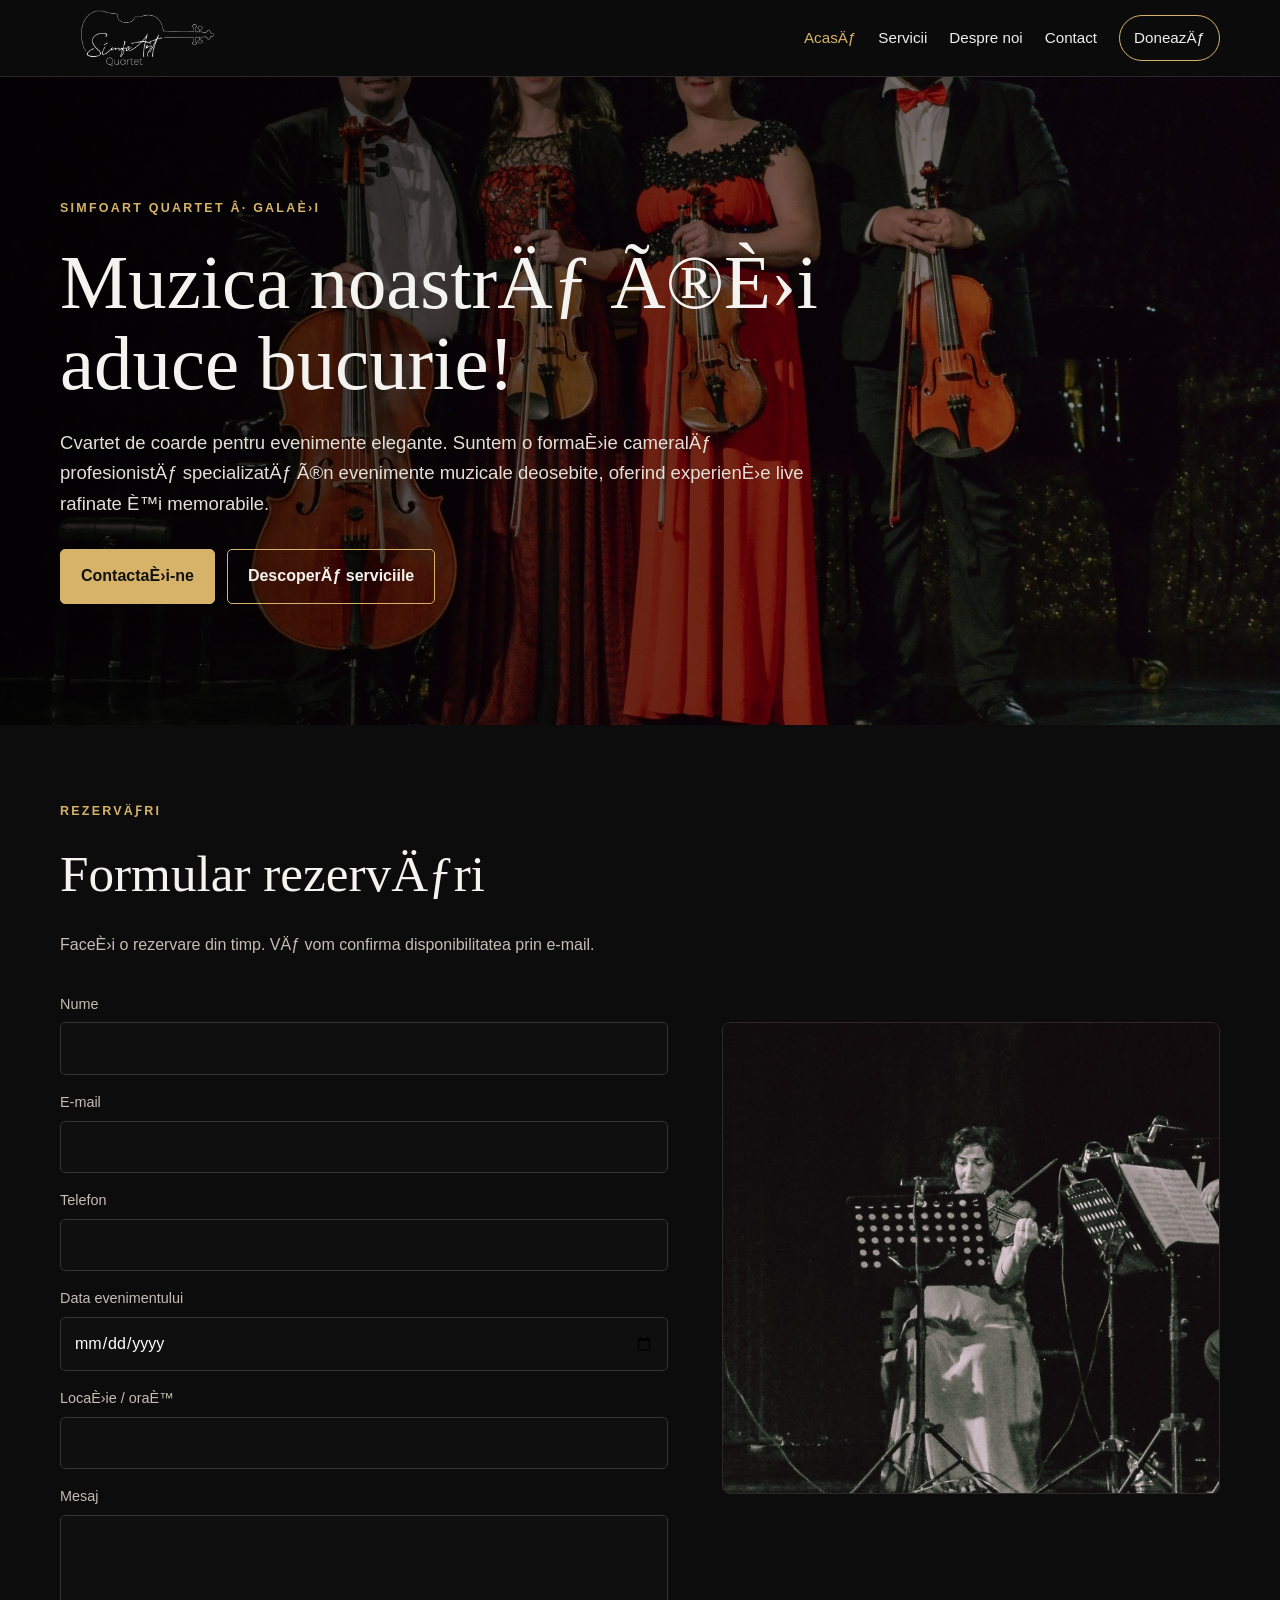
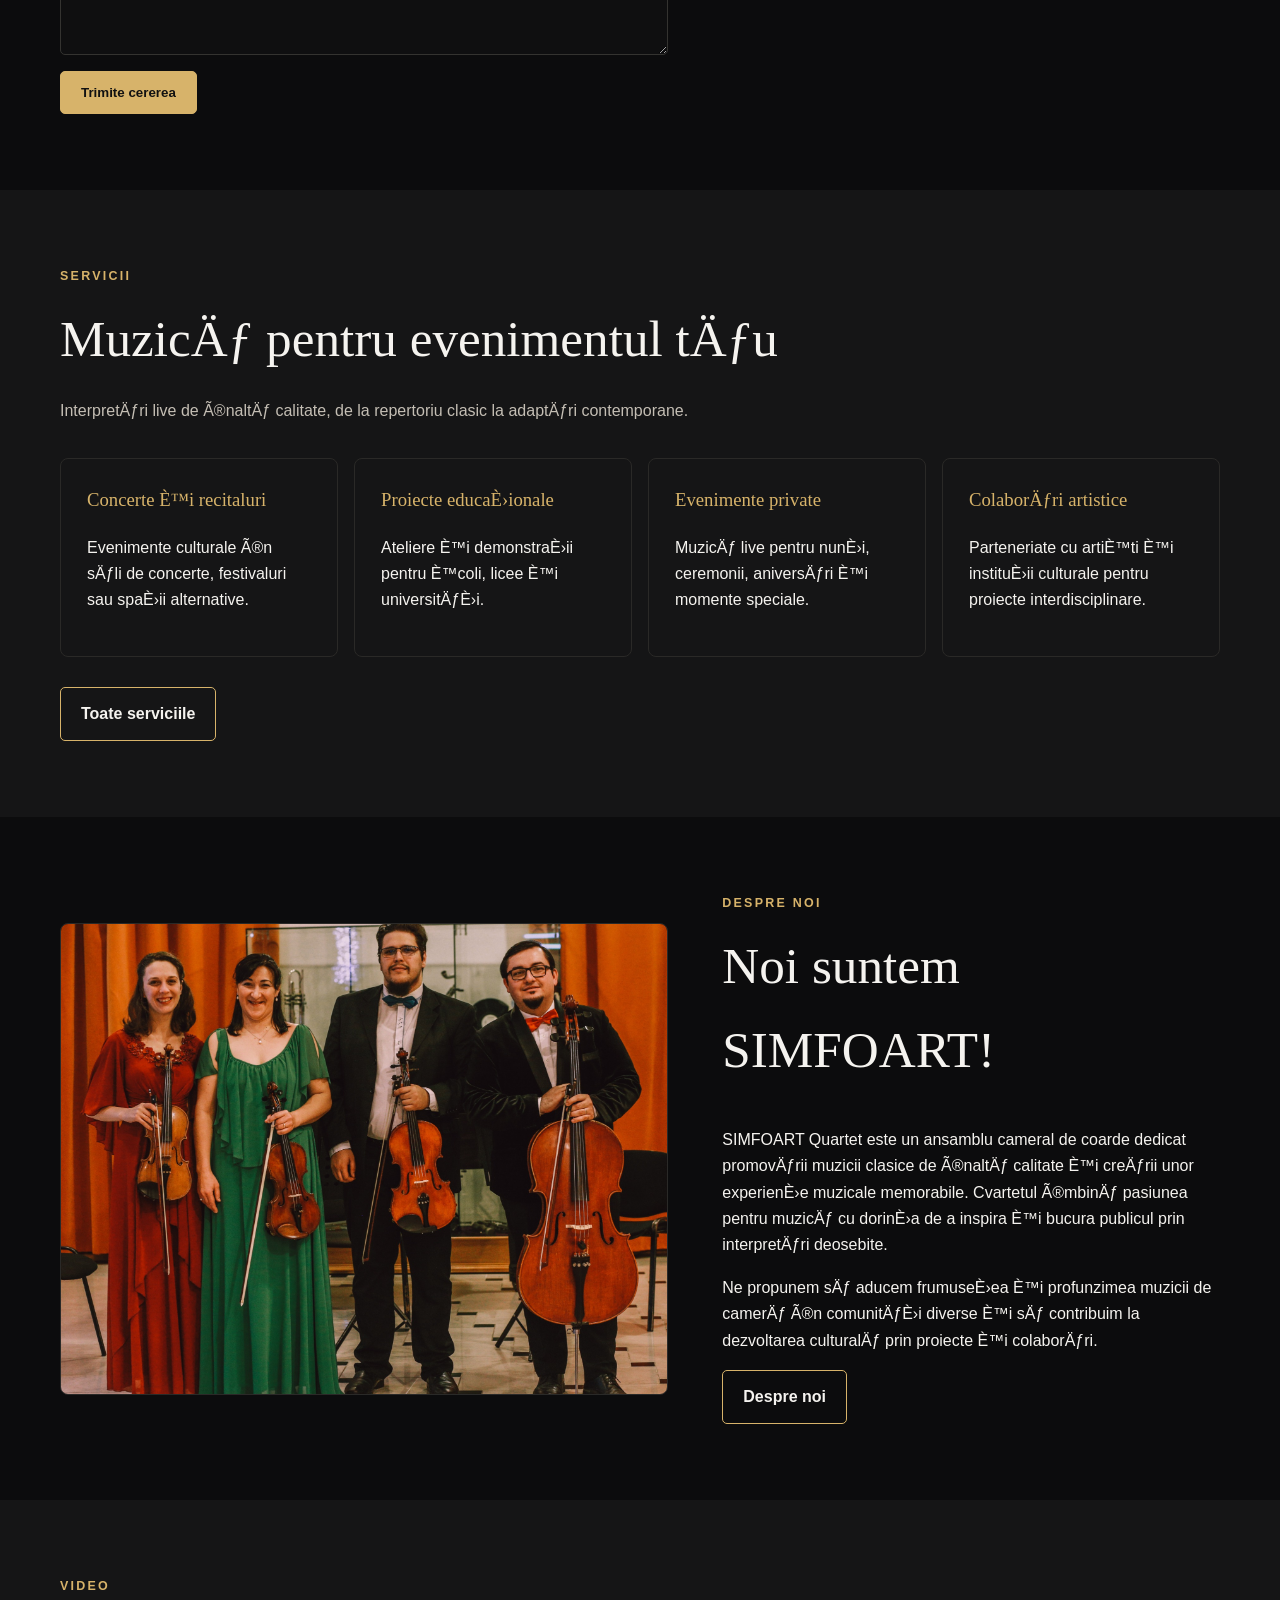
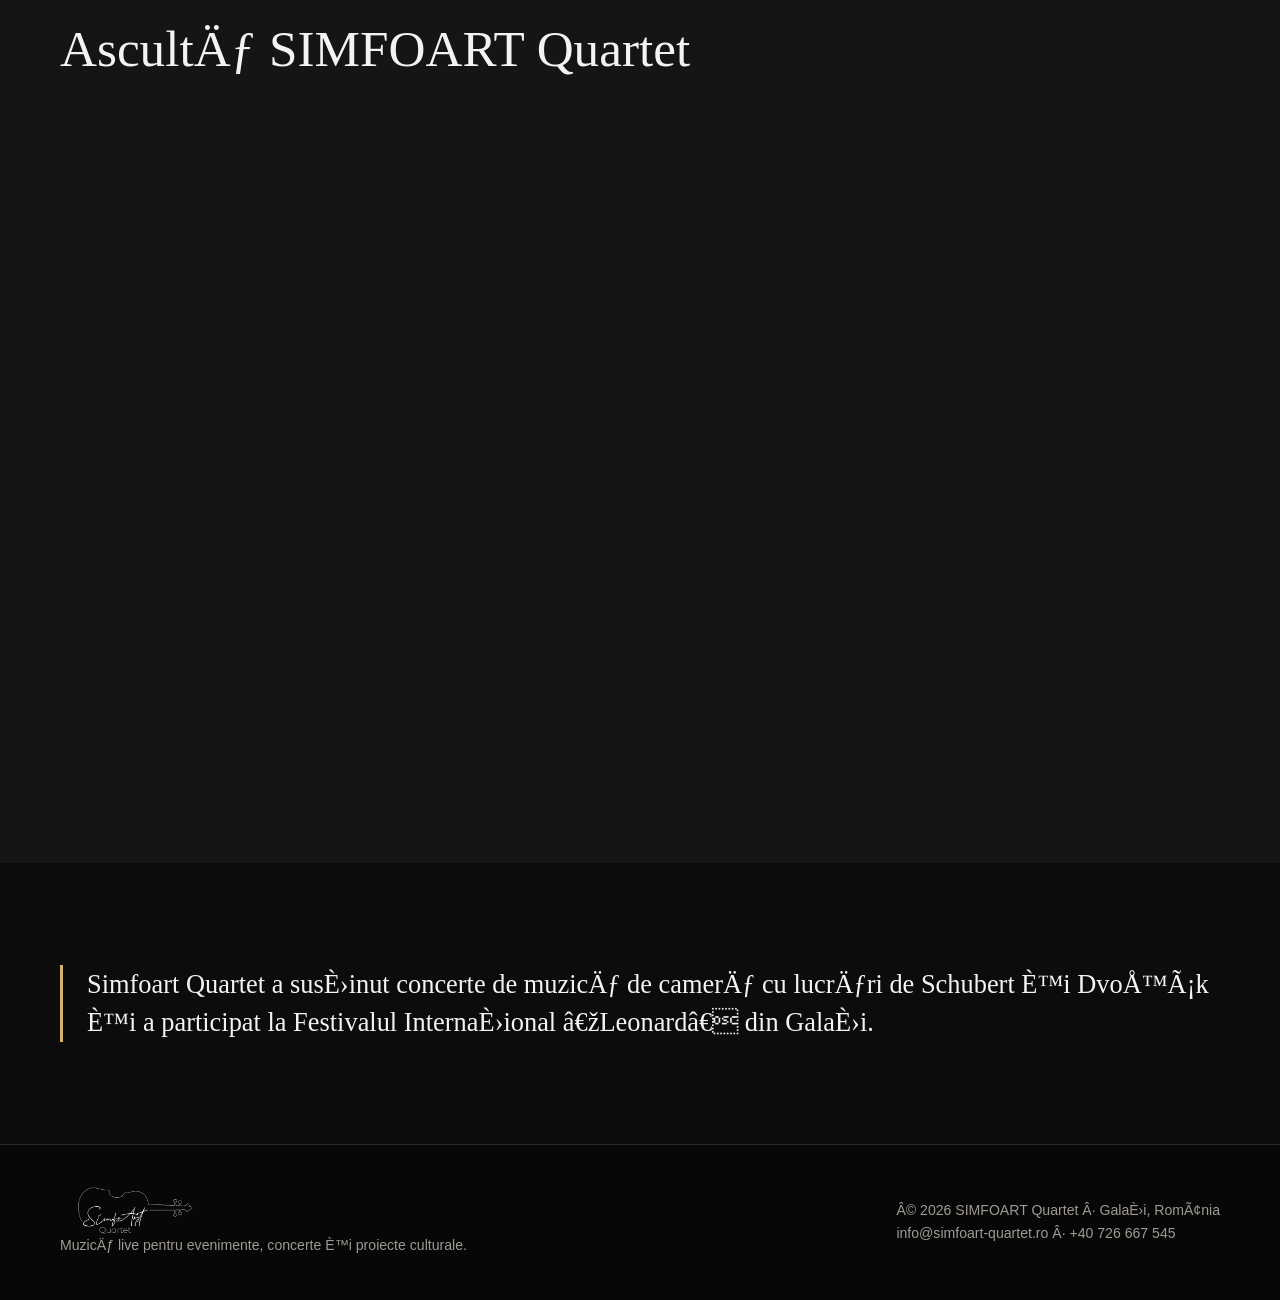
<file: index.html>
﻿<!doctype html><html lang="ro"><head><meta charset="utf-8"><meta name="viewport" content="width=device-width,initial-scale=1"><title>Cvartet de coarde pentru evenimente | SIMFOART Quartet GalaÈ›i</title><meta name="description" content="SIMFOART Quartet â€“ cvartet de coarde profesionist din GalaÈ›i pentru nunÈ›i, ceremonii, evenimente corporate, concerte È™i proiecte culturale."><link rel="canonical" href="https://simfoart.ro/"><meta property="og:title" content="Cvartet de coarde pentru evenimente | SIMFOART Quartet GalaÈ›i"><meta property="og:description" content="SIMFOART Quartet â€“ cvartet de coarde profesionist din GalaÈ›i pentru nunÈ›i, ceremonii, evenimente corporate, concerte È™i proiecte culturale."><meta property="og:type" content="website"><meta property="og:url" content="https://simfoart.ro/"><meta property="og:image" content="/assets/images/hero.jpeg"><link rel="stylesheet" href="/assets/css/style.css"><script type="application/ld+json">{"@context": "https://schema.org", "@type": "MusicGroup", "name": "SIMFOART Quartet", "url": "https://simfoart.ro", "genre": "Classical music / String quartet", "email": "info@simfoart-quartet.ro", "telephone": "+40 726 667 545", "areaServed": "Romania"}</script></head><body style="--hero:url('/assets/images/hero.jpeg')"><header class="topbar"><div class="wrap nav"><a class="brand" href="/"><img src="/assets/images/logo.png" alt="SIMFOART Quartet"></a><button class="mobile-toggle" aria-label="Meniu">Meniu</button><nav class="menu"><a href="/" class="active ">AcasÄƒ</a><a href="/servicii/" class=" ">Servicii</a><a href="/despre-noi/" class=" ">Despre noi</a><a href="/contact/" class=" ">Contact</a><a href="/give/" class=" donate">DoneazÄƒ</a></nav></div></header>
<main><section class="hero"><div class="wrap"><div class="eyebrow">SIMFOART Quartet Â· GalaÈ›i</div><h1>Muzica noastrÄƒ Ã®È›i aduce bucurie!</h1><p>Cvartet de coarde pentru evenimente elegante. Suntem o formaÈ›ie cameralÄƒ profesionistÄƒ specializatÄƒ Ã®n evenimente muzicale deosebite, oferind experienÈ›e live rafinate È™i memorabile.</p><div class="actions"><a class="btn" href="/contact/">ContactaÈ›i-ne</a><a class="btn alt" href="/servicii/">DescoperÄƒ serviciile</a></div></div></section>
<section><div class="wrap grid-2"><div><div class="eyebrow">RezervÄƒri</div><div class="section-head"><h2>Formular rezervÄƒri</h2><p>FaceÈ›i o rezervare din timp. VÄƒ vom confirma disponibilitatea prin e-mail.</p></div><form data-mail-form><input type="hidden" name="subject" value="Cerere rezervare SIMFOART Quartet"><div class="field"><label>Nume</label><input name="Nume" required></div><div class="field"><label>E-mail</label><input type="email" name="Email" required></div><div class="field"><label>Telefon</label><input name="Telefon"></div><div class="field"><label>Data evenimentului</label><input type="date" name="Data evenimentului"></div><div class="field"><label>LocaÈ›ie / oraÈ™</label><input name="Locatie"></div><div class="field"><label>Mesaj</label><textarea name="Mesaj"></textarea></div><button class="btn" type="submit">Trimite cererea</button></form></div><div class="image-card"><img src="/assets/images/concert-bw.jpeg" alt="SIMFOART Quartet Ã®n concert"></div></div></section>
<section class="dark-section"><div class="wrap"><div class="section-head"><div class="eyebrow">Servicii</div><h2>MuzicÄƒ pentru evenimentul tÄƒu</h2><p>InterpretÄƒri live de Ã®naltÄƒ calitate, de la repertoriu clasic la adaptÄƒri contemporane.</p></div><div class="cards"><div class="card"><h3>Concerte È™i recitaluri</h3><p>Evenimente culturale Ã®n sÄƒli de concerte, festivaluri sau spaÈ›ii alternative.</p></div><div class="card"><h3>Proiecte educaÈ›ionale</h3><p>Ateliere È™i demonstraÈ›ii pentru È™coli, licee È™i universitÄƒÈ›i.</p></div><div class="card"><h3>Evenimente private</h3><p>MuzicÄƒ live pentru nunÈ›i, ceremonii, aniversÄƒri È™i momente speciale.</p></div><div class="card"><h3>ColaborÄƒri artistice</h3><p>Parteneriate cu artiÈ™ti È™i instituÈ›ii culturale pentru proiecte interdisciplinare.</p></div></div><div class="actions"><a class="btn alt" href="/servicii/">Toate serviciile</a></div></div></section>
<section><div class="wrap grid-2"><div class="image-card"><img src="/assets/images/group.jpeg" alt="SIMFOART Quartet"></div><div><div class="eyebrow">Despre noi</div><div class="section-head"><h2>Noi suntem SIMFOART!</h2></div><p>SIMFOART Quartet este un ansamblu cameral de coarde dedicat promovÄƒrii muzicii clasice de Ã®naltÄƒ calitate È™i creÄƒrii unor experienÈ›e muzicale memorabile. Cvartetul Ã®mbinÄƒ pasiunea pentru muzicÄƒ cu dorinÈ›a de a inspira È™i bucura publicul prin interpretÄƒri deosebite.</p><p>Ne propunem sÄƒ aducem frumuseÈ›ea È™i profunzimea muzicii de camerÄƒ Ã®n comunitÄƒÈ›i diverse È™i sÄƒ contribuim la dezvoltarea culturalÄƒ prin proiecte È™i colaborÄƒri.</p><a class="btn alt" href="/despre-noi/">Despre noi</a></div></div></section>
<section class="dark-section"><div class="wrap"><div class="section-head"><div class="eyebrow">Video</div><h2>AscultÄƒ SIMFOART Quartet</h2></div><iframe class="video" src="https://www.youtube-nocookie.com/embed/Io3bG1Vo4GE" title="SIMFOART Quartet" allowfullscreen></iframe></div></section>
<section><div class="wrap"><p class="quote">Simfoart Quartet a susÈ›inut concerte de muzicÄƒ de camerÄƒ cu lucrÄƒri de Schubert È™i DvoÅ™Ã¡k È™i a participat la Festivalul InternaÈ›ional â€žLeonardâ€ din GalaÈ›i.</p></div></section></main><footer class="footer"><div class="wrap footer-inner"><div><img src="/assets/images/logo.png" alt="SIMFOART Quartet"><div class="small">MuzicÄƒ live pentru evenimente, concerte È™i proiecte culturale.</div></div><div class="small">Â© 2026 SIMFOART Quartet Â· GalaÈ›i, RomÃ¢nia<br>info@simfoart-quartet.ro Â· +40 726 667 545</div></div></footer><script src="/assets/js/site.js"></script></body></html>
</file>
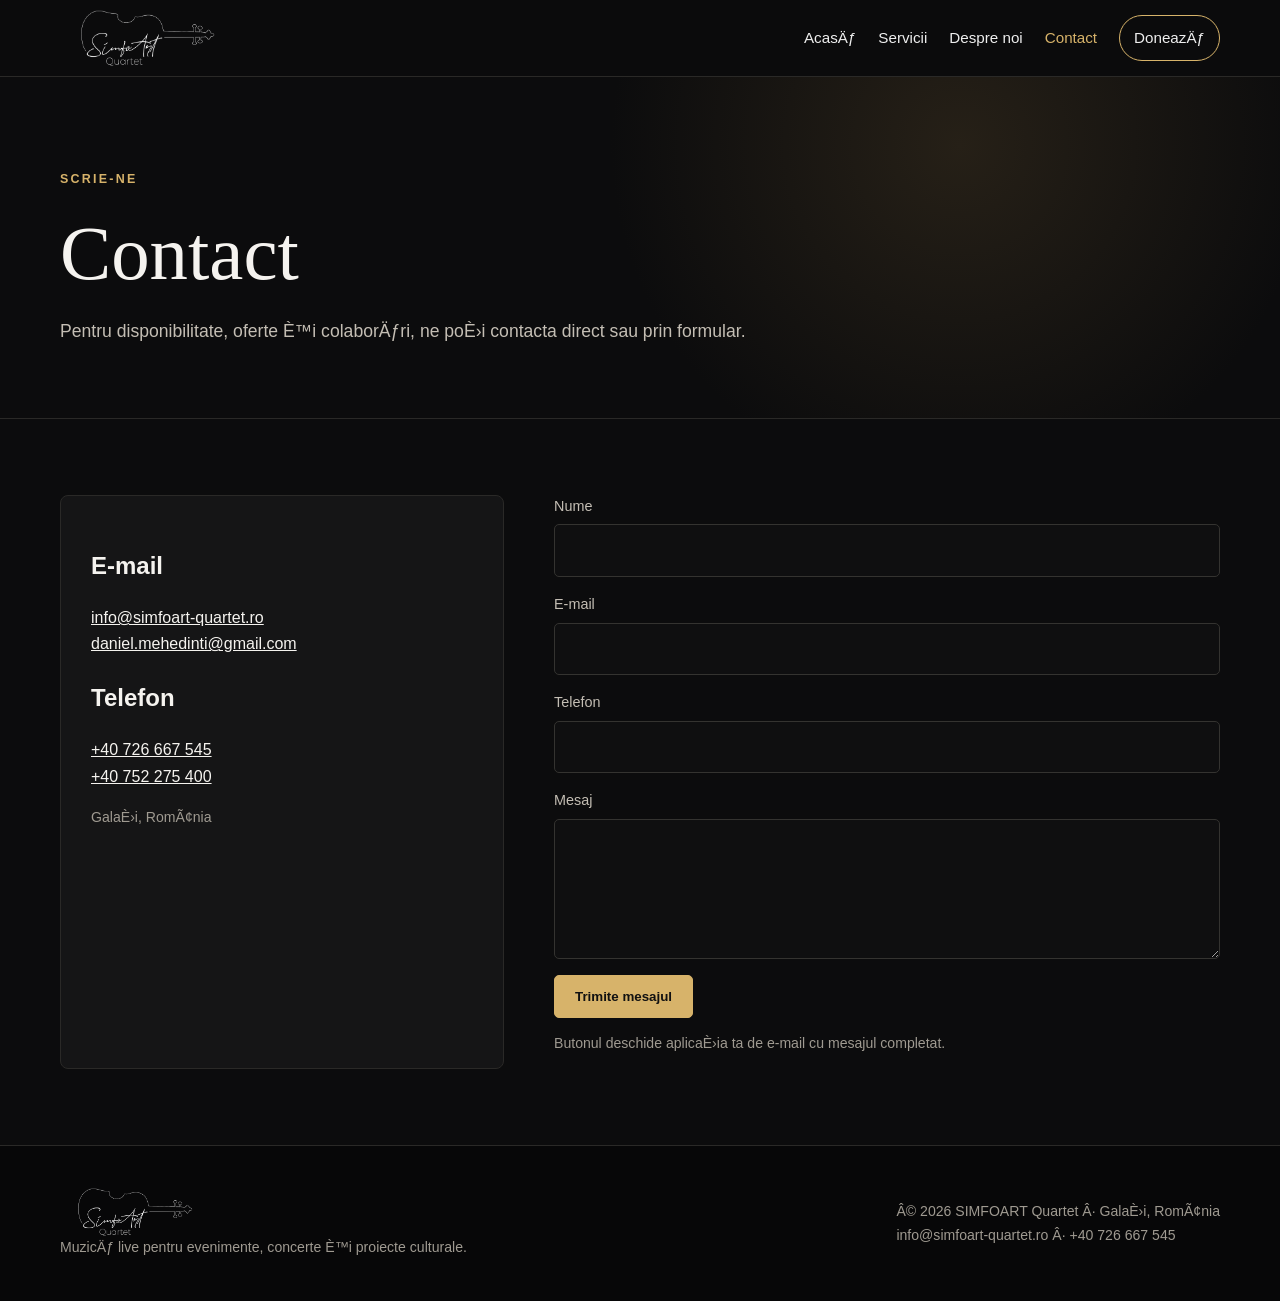
<file: contact/index.html>
﻿<!doctype html><html lang="ro"><head><meta charset="utf-8"><meta name="viewport" content="width=device-width,initial-scale=1"><title>Contact | SIMFOART Quartet</title><meta name="description" content="ContacteazÄƒ SIMFOART Quartet pentru rezervÄƒri, evenimente È™i colaborÄƒri."><link rel="canonical" href="https://simfoart.ro/contact/"><meta property="og:title" content="Contact | SIMFOART Quartet"><meta property="og:description" content="ContacteazÄƒ SIMFOART Quartet pentru rezervÄƒri, evenimente È™i colaborÄƒri."><meta property="og:type" content="website"><meta property="og:url" content="https://simfoart.ro/contact/"><meta property="og:image" content="/assets/images/hero.jpeg"><link rel="stylesheet" href="/assets/css/style.css"><script type="application/ld+json">{"@context": "https://schema.org", "@type": "MusicGroup", "name": "SIMFOART Quartet", "url": "https://simfoart.ro", "genre": "Classical music / String quartet", "email": "info@simfoart-quartet.ro", "telephone": "+40 726 667 545", "areaServed": "Romania"}</script></head><body style="--hero:url('/assets/images/hero.jpeg')"><header class="topbar"><div class="wrap nav"><a class="brand" href="/"><img src="/assets/images/logo.png" alt="SIMFOART Quartet"></a><button class="mobile-toggle" aria-label="Meniu">Meniu</button><nav class="menu"><a href="/" class=" ">AcasÄƒ</a><a href="/servicii/" class=" ">Servicii</a><a href="/despre-noi/" class=" ">Despre noi</a><a href="/contact/" class="active ">Contact</a><a href="/give/" class=" donate">DoneazÄƒ</a></nav></div></header><main><section class="page-hero"><div class="wrap"><div class="eyebrow">Scrie-ne</div><h1>Contact</h1><p>Pentru disponibilitate, oferte È™i colaborÄƒri, ne poÈ›i contacta direct sau prin formular.</p></div></section><section><div class="wrap contact-grid"><div class="contact-box"><h2>E-mail</h2><p><a href="mailto:info@simfoart-quartet.ro">info@simfoart-quartet.ro</a><br><a href="mailto:daniel.mehedinti@gmail.com">daniel.mehedinti@gmail.com</a></p><h2>Telefon</h2><p><a href="tel:+40726667545">+40 726 667 545</a><br><a href="tel:+40752275400">+40 752 275 400</a></p><p class="small">GalaÈ›i, RomÃ¢nia</p></div><div><form data-mail-form><input type="hidden" name="subject" value="Mesaj de pe simfoart.ro"><div class="field"><label>Nume</label><input name="Nume" required></div><div class="field"><label>E-mail</label><input type="email" name="Email" required></div><div class="field"><label>Telefon</label><input name="Telefon"></div><div class="field"><label>Mesaj</label><textarea name="Mesaj" required></textarea></div><button class="btn" type="submit">Trimite mesajul</button></form><p class="small">Butonul deschide aplicaÈ›ia ta de e-mail cu mesajul completat.</p></div></div></section></main><footer class="footer"><div class="wrap footer-inner"><div><img src="/assets/images/logo.png" alt="SIMFOART Quartet"><div class="small">MuzicÄƒ live pentru evenimente, concerte È™i proiecte culturale.</div></div><div class="small">Â© 2026 SIMFOART Quartet Â· GalaÈ›i, RomÃ¢nia<br>info@simfoart-quartet.ro Â· +40 726 667 545</div></div></footer><script src="/assets/js/site.js"></script></body></html>
</file>
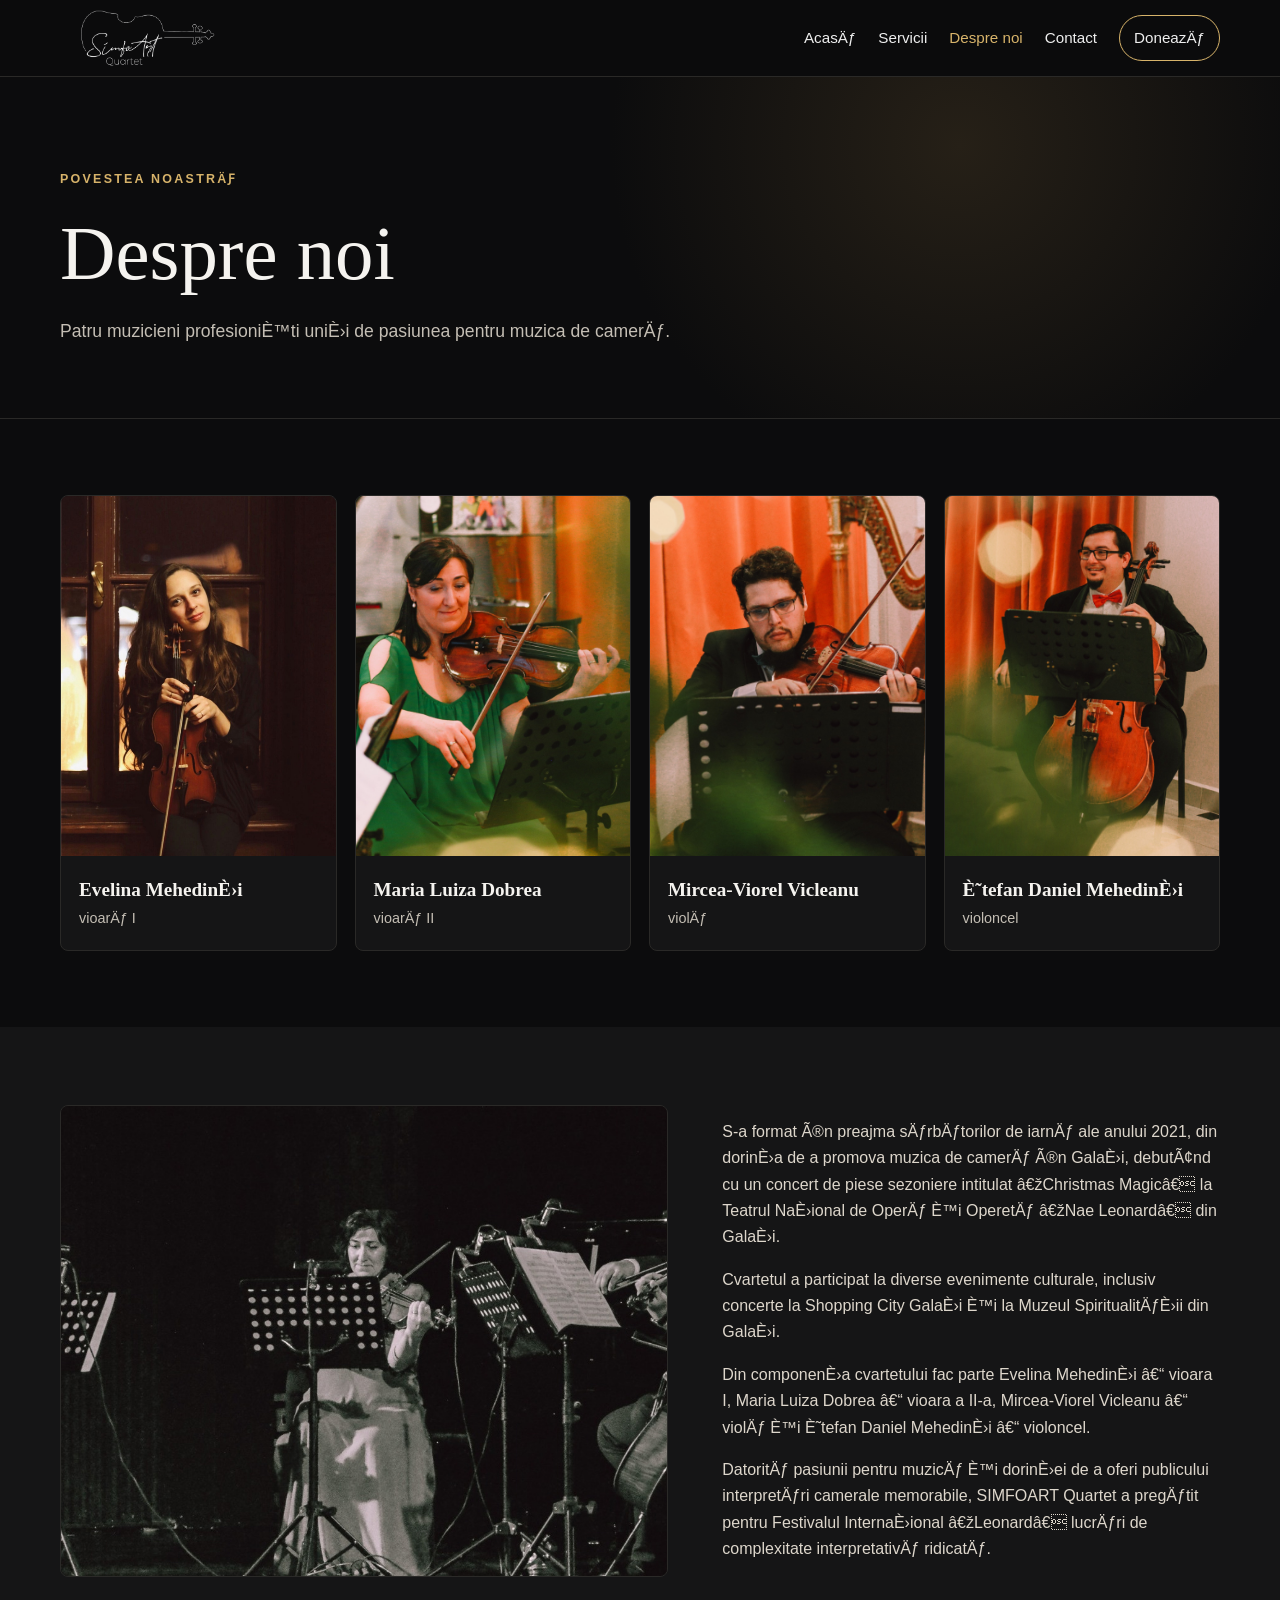
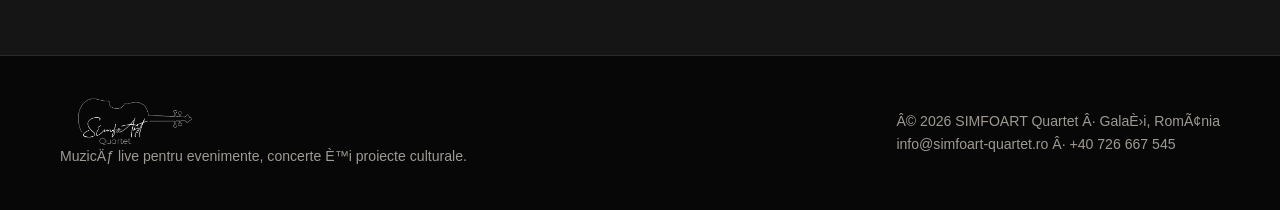
<file: despre-noi/index.html>
﻿<!doctype html><html lang="ro"><head><meta charset="utf-8"><meta name="viewport" content="width=device-width,initial-scale=1"><title>Despre noi | SIMFOART Quartet</title><meta name="description" content="AflÄƒ povestea SIMFOART Quartet È™i cunoaÈ™te membrii ansamblului cameral de coarde din GalaÈ›i."><link rel="canonical" href="https://simfoart.ro/despre-noi/"><meta property="og:title" content="Despre noi | SIMFOART Quartet"><meta property="og:description" content="AflÄƒ povestea SIMFOART Quartet È™i cunoaÈ™te membrii ansamblului cameral de coarde din GalaÈ›i."><meta property="og:type" content="website"><meta property="og:url" content="https://simfoart.ro/despre-noi/"><meta property="og:image" content="/assets/images/concert-bw.jpeg"><link rel="stylesheet" href="/assets/css/style.css"><script type="application/ld+json">{"@context": "https://schema.org", "@type": "MusicGroup", "name": "SIMFOART Quartet", "url": "https://simfoart.ro", "genre": "Classical music / String quartet", "email": "info@simfoart-quartet.ro", "telephone": "+40 726 667 545", "areaServed": "Romania"}</script></head><body style="--hero:url('/assets/images/concert-bw.jpeg')"><header class="topbar"><div class="wrap nav"><a class="brand" href="/"><img src="/assets/images/logo.png" alt="SIMFOART Quartet"></a><button class="mobile-toggle" aria-label="Meniu">Meniu</button><nav class="menu"><a href="/" class=" ">AcasÄƒ</a><a href="/servicii/" class=" ">Servicii</a><a href="/despre-noi/" class="active ">Despre noi</a><a href="/contact/" class=" ">Contact</a><a href="/give/" class=" donate">DoneazÄƒ</a></nav></div></header><main><section class="page-hero"><div class="wrap"><div class="eyebrow">Povestea noastrÄƒ</div><h1>Despre noi</h1><p>Patru muzicieni profesioniÈ™ti uniÈ›i de pasiunea pentru muzica de camerÄƒ.</p></div></section><section><div class="wrap"><div class="members"><a class="member" href="/evelina-mehedinti/"><img src="/assets/images/evelina.jpeg" alt="Evelina MehedinÈ›i"><div class="txt"><strong>Evelina MehedinÈ›i</strong><span>vioarÄƒ I</span></div></a><a class="member" href="/luiza-maria-dobrea/"><img src="/assets/images/luiza.jpeg" alt="Maria Luiza Dobrea"><div class="txt"><strong>Maria Luiza Dobrea</strong><span>vioarÄƒ II</span></div></a><a class="member" href="/mircea-viorel-vicleanu/"><img src="/assets/images/mircea.jpeg" alt="Mircea Viorel Vicleanu"><div class="txt"><strong>Mircea-Viorel Vicleanu</strong><span>violÄƒ</span></div></a><a class="member" href="/stefan-daniel-mehedinti/"><img src="/assets/images/stefan.jpeg" alt="È˜tefan Daniel MehedinÈ›i"><div class="txt"><strong>È˜tefan Daniel MehedinÈ›i</strong><span>violoncel</span></div></a></div></div></section><section class="dark-section"><div class="wrap grid-2"><div class="image-card"><img src="/assets/images/concert-bw.jpeg" alt="Cvartetul SIMFOART"></div><div class="content"><p>S-a format Ã®n preajma sÄƒrbÄƒtorilor de iarnÄƒ ale anului 2021, din dorinÈ›a de a promova muzica de camerÄƒ Ã®n GalaÈ›i, debutÃ¢nd cu un concert de piese sezoniere intitulat â€žChristmas Magicâ€ la Teatrul NaÈ›ional de OperÄƒ È™i OperetÄƒ â€žNae Leonardâ€ din GalaÈ›i.</p><p>Cvartetul a participat la diverse evenimente culturale, inclusiv concerte la Shopping City GalaÈ›i È™i la Muzeul SpiritualitÄƒÈ›ii din GalaÈ›i.</p><p>Din componenÈ›a cvartetului fac parte Evelina MehedinÈ›i â€“ vioara I, Maria Luiza Dobrea â€“ vioara a II-a, Mircea-Viorel Vicleanu â€“ violÄƒ È™i È˜tefan Daniel MehedinÈ›i â€“ violoncel.</p><p>DatoritÄƒ pasiunii pentru muzicÄƒ È™i dorinÈ›ei de a oferi publicului interpretÄƒri camerale memorabile, SIMFOART Quartet a pregÄƒtit pentru Festivalul InternaÈ›ional â€žLeonardâ€ lucrÄƒri de complexitate interpretativÄƒ ridicatÄƒ.</p></div></div></section></main><footer class="footer"><div class="wrap footer-inner"><div><img src="/assets/images/logo.png" alt="SIMFOART Quartet"><div class="small">MuzicÄƒ live pentru evenimente, concerte È™i proiecte culturale.</div></div><div class="small">Â© 2026 SIMFOART Quartet Â· GalaÈ›i, RomÃ¢nia<br>info@simfoart-quartet.ro Â· +40 726 667 545</div></div></footer><script src="/assets/js/site.js"></script></body></html>
</file>
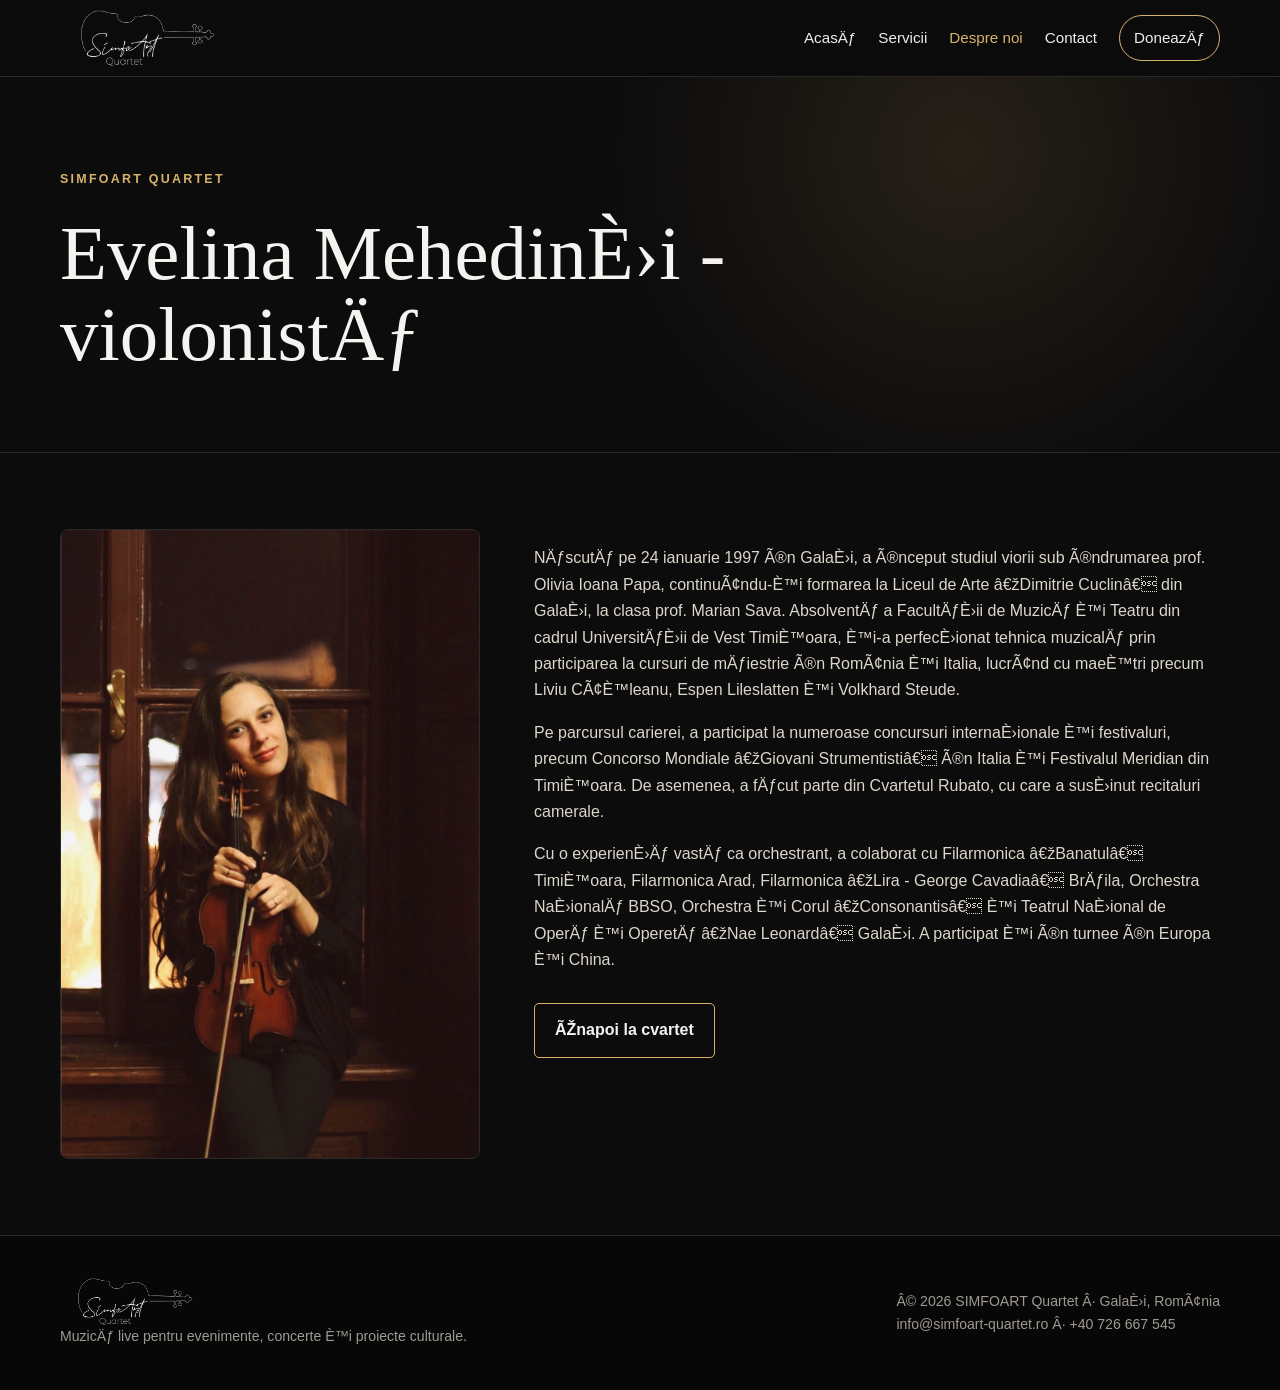
<file: evelina-mehedinti/index.html>
﻿<!doctype html><html lang="ro"><head><meta charset="utf-8"><meta name="viewport" content="width=device-width,initial-scale=1"><title>Evelina MehedinÈ›i - violonistÄƒ | SIMFOART Quartet</title><meta name="description" content="Evelina MehedinÈ›i - violonistÄƒ â€“ membru SIMFOART Quartet."><link rel="canonical" href="https://simfoart.ro/evelina-mehedinti/"><meta property="og:title" content="Evelina MehedinÈ›i - violonistÄƒ | SIMFOART Quartet"><meta property="og:description" content="Evelina MehedinÈ›i - violonistÄƒ â€“ membru SIMFOART Quartet."><meta property="og:type" content="website"><meta property="og:url" content="https://simfoart.ro/evelina-mehedinti/"><meta property="og:image" content="/assets/images/evelina.jpeg"><link rel="stylesheet" href="/assets/css/style.css"><script type="application/ld+json">{"@context": "https://schema.org", "@type": "MusicGroup", "name": "SIMFOART Quartet", "url": "https://simfoart.ro", "genre": "Classical music / String quartet", "email": "info@simfoart-quartet.ro", "telephone": "+40 726 667 545", "areaServed": "Romania"}</script></head><body style="--hero:url('/assets/images/evelina.jpeg')"><header class="topbar"><div class="wrap nav"><a class="brand" href="/"><img src="/assets/images/logo.png" alt="SIMFOART Quartet"></a><button class="mobile-toggle" aria-label="Meniu">Meniu</button><nav class="menu"><a href="/" class=" ">AcasÄƒ</a><a href="/servicii/" class=" ">Servicii</a><a href="/despre-noi/" class="active ">Despre noi</a><a href="/contact/" class=" ">Contact</a><a href="/give/" class=" donate">DoneazÄƒ</a></nav></div></header><main><section class="page-hero"><div class="wrap"><div class="eyebrow">SIMFOART Quartet</div><h1>Evelina MehedinÈ›i - violonistÄƒ</h1></div></section><section><div class="wrap profile"><img src="/assets/images/evelina.jpeg" alt="Evelina MehedinÈ›i - violonistÄƒ"><div class="content"><p>NÄƒscutÄƒ pe 24 ianuarie 1997 Ã®n GalaÈ›i, a Ã®nceput studiul viorii sub Ã®ndrumarea prof. Olivia Ioana Papa, continuÃ¢ndu-È™i formarea la Liceul de Arte â€žDimitrie Cuclinâ€ din GalaÈ›i, la clasa prof. Marian Sava. AbsolventÄƒ a FacultÄƒÈ›ii de MuzicÄƒ È™i Teatru din cadrul UniversitÄƒÈ›ii de Vest TimiÈ™oara, È™i-a perfecÈ›ionat tehnica muzicalÄƒ prin participarea la cursuri de mÄƒiestrie Ã®n RomÃ¢nia È™i Italia, lucrÃ¢nd cu maeÈ™tri precum Liviu CÃ¢È™leanu, Espen Lileslatten È™i Volkhard Steude.</p><p>Pe parcursul carierei, a participat la numeroase concursuri internaÈ›ionale È™i festivaluri, precum Concorso Mondiale â€žGiovani Strumentistiâ€ Ã®n Italia È™i Festivalul Meridian din TimiÈ™oara. De asemenea, a fÄƒcut parte din Cvartetul Rubato, cu care a susÈ›inut recitaluri camerale.</p><p>Cu o experienÈ›Äƒ vastÄƒ ca orchestrant, a colaborat cu Filarmonica â€žBanatulâ€ TimiÈ™oara, Filarmonica Arad, Filarmonica â€žLira - George Cavadiaâ€ BrÄƒila, Orchestra NaÈ›ionalÄƒ BBSO, Orchestra È™i Corul â€žConsonantisâ€ È™i Teatrul NaÈ›ional de OperÄƒ È™i OperetÄƒ â€žNae Leonardâ€ GalaÈ›i. A participat È™i Ã®n turnee Ã®n Europa È™i China.</p><div class="actions"><a class="btn alt" href="/despre-noi/">ÃŽnapoi la cvartet</a></div></div></div></section></main><footer class="footer"><div class="wrap footer-inner"><div><img src="/assets/images/logo.png" alt="SIMFOART Quartet"><div class="small">MuzicÄƒ live pentru evenimente, concerte È™i proiecte culturale.</div></div><div class="small">Â© 2026 SIMFOART Quartet Â· GalaÈ›i, RomÃ¢nia<br>info@simfoart-quartet.ro Â· +40 726 667 545</div></div></footer><script src="/assets/js/site.js"></script></body></html>
</file>
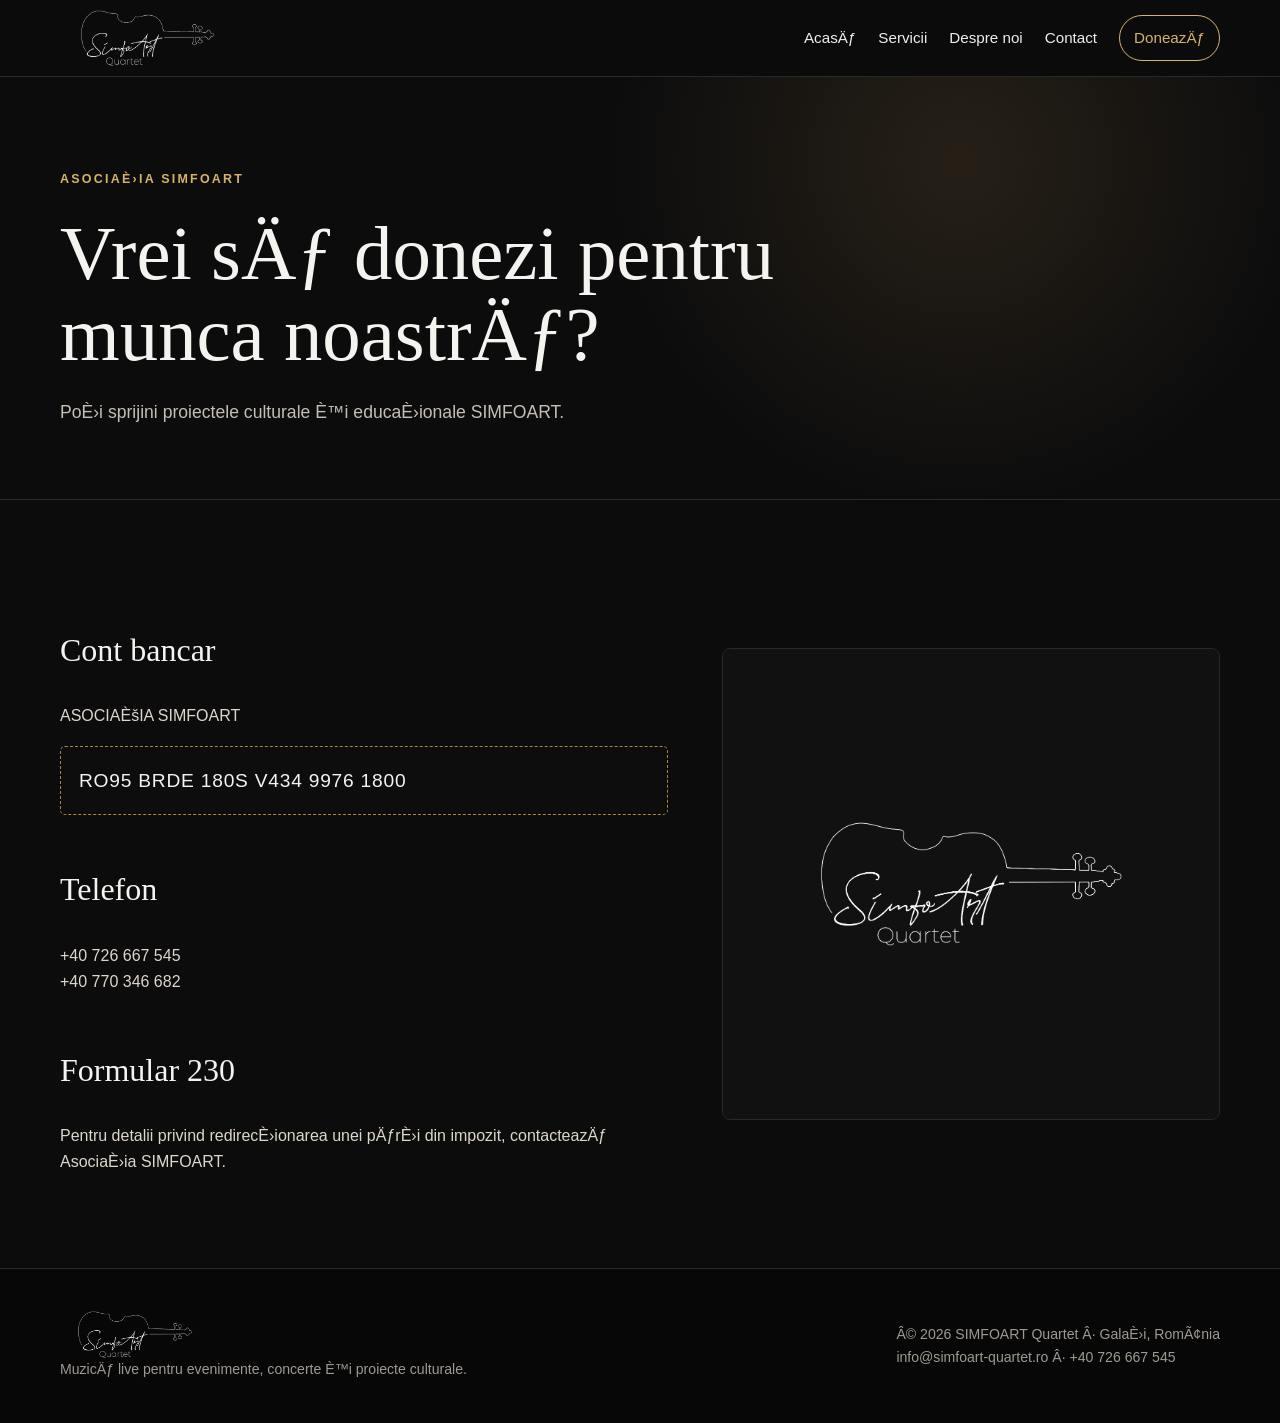
<file: give/index.html>
﻿<!doctype html><html lang="ro"><head><meta charset="utf-8"><meta name="viewport" content="width=device-width,initial-scale=1"><title>DoneazÄƒ | AsociaÈ›ia SIMFOART</title><meta name="description" content="SprijinÄƒ proiectele culturale È™i educaÈ›ionale ale AsociaÈ›iei SIMFOART."><link rel="canonical" href="https://simfoart.ro/give/"><meta property="og:title" content="DoneazÄƒ | AsociaÈ›ia SIMFOART"><meta property="og:description" content="SprijinÄƒ proiectele culturale È™i educaÈ›ionale ale AsociaÈ›iei SIMFOART."><meta property="og:type" content="website"><meta property="og:url" content="https://simfoart.ro/give/"><meta property="og:image" content="/assets/images/group.jpeg"><link rel="stylesheet" href="/assets/css/style.css"><script type="application/ld+json">{"@context": "https://schema.org", "@type": "MusicGroup", "name": "SIMFOART Quartet", "url": "https://simfoart.ro", "genre": "Classical music / String quartet", "email": "info@simfoart-quartet.ro", "telephone": "+40 726 667 545", "areaServed": "Romania"}</script></head><body style="--hero:url('/assets/images/group.jpeg')"><header class="topbar"><div class="wrap nav"><a class="brand" href="/"><img src="/assets/images/logo.png" alt="SIMFOART Quartet"></a><button class="mobile-toggle" aria-label="Meniu">Meniu</button><nav class="menu"><a href="/" class=" ">AcasÄƒ</a><a href="/servicii/" class=" ">Servicii</a><a href="/despre-noi/" class=" ">Despre noi</a><a href="/contact/" class=" ">Contact</a><a href="/give/" class="active donate">DoneazÄƒ</a></nav></div></header><main><section class="page-hero"><div class="wrap"><div class="eyebrow">AsociaÈ›ia SIMFOART</div><h1>Vrei sÄƒ donezi pentru munca noastrÄƒ?</h1><p>PoÈ›i sprijini proiectele culturale È™i educaÈ›ionale SIMFOART.</p></div></section><section><div class="wrap grid-2"><div class="content"><h2>Cont bancar</h2><p>ASOCIAÈšIA SIMFOART</p><div class="bank">RO95 BRDE 180S V434 9976 1800</div><h2>Telefon</h2><p>+40 726 667 545<br>+40 770 346 682</p><h2>Formular 230</h2><p>Pentru detalii privind redirecÈ›ionarea unei pÄƒrÈ›i din impozit, contacteazÄƒ AsociaÈ›ia SIMFOART.</p></div><div class="image-card"><img src="/assets/images/logo.png" style="object-fit:contain;background:#111;padding:50px" alt="SIMFOART"></div></div></section></main><footer class="footer"><div class="wrap footer-inner"><div><img src="/assets/images/logo.png" alt="SIMFOART Quartet"><div class="small">MuzicÄƒ live pentru evenimente, concerte È™i proiecte culturale.</div></div><div class="small">Â© 2026 SIMFOART Quartet Â· GalaÈ›i, RomÃ¢nia<br>info@simfoart-quartet.ro Â· +40 726 667 545</div></div></footer><script src="/assets/js/site.js"></script></body></html>
</file>
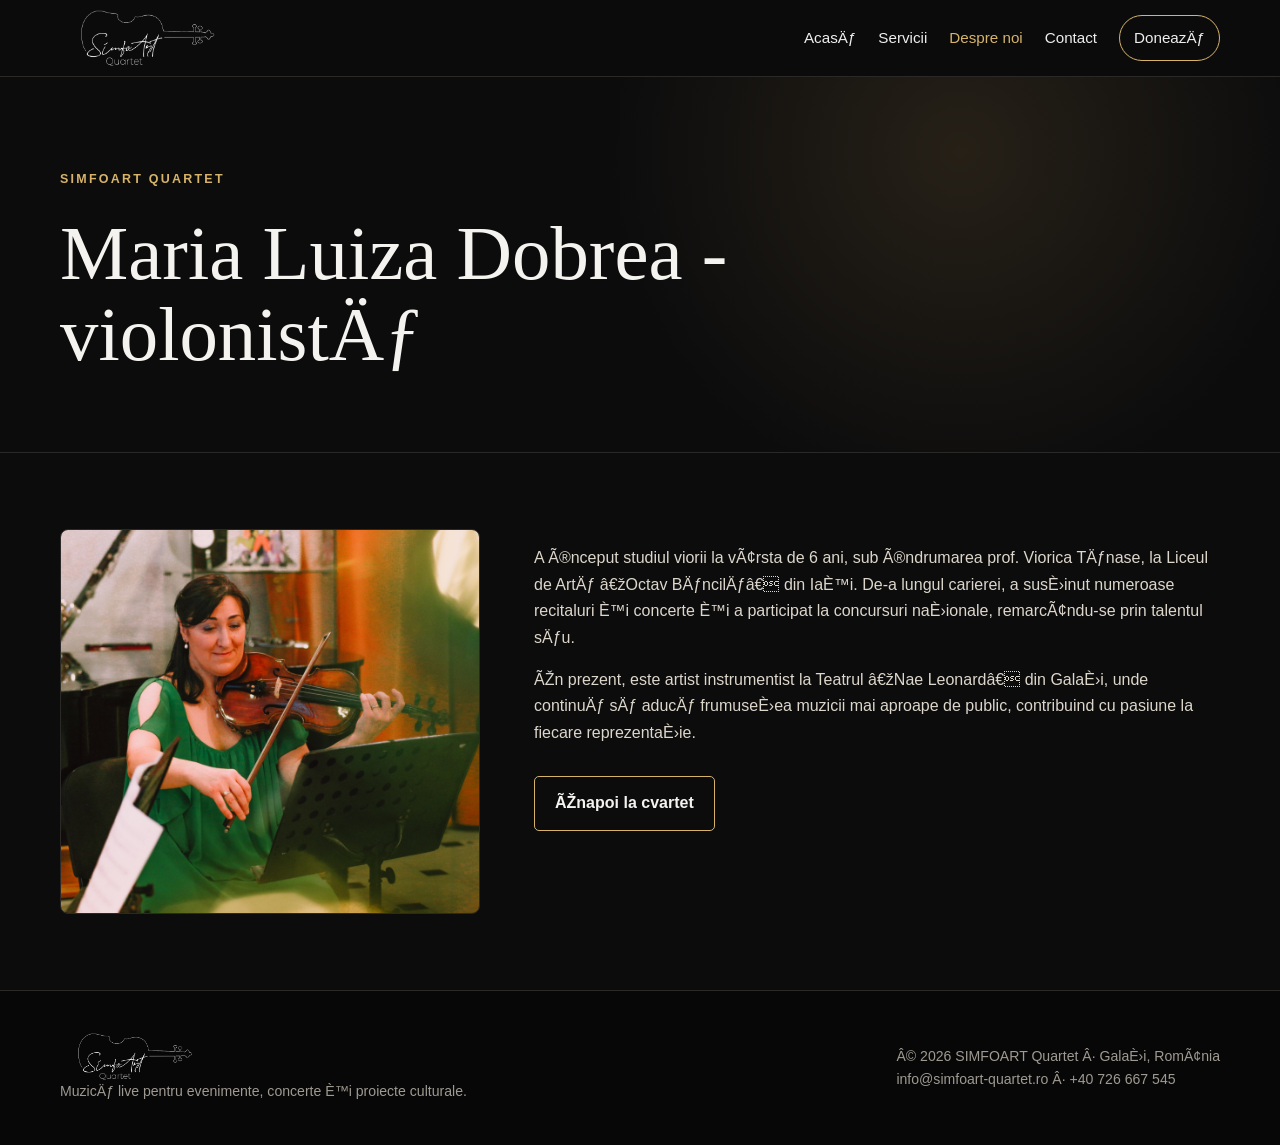
<file: luiza-maria-dobrea/index.html>
﻿<!doctype html><html lang="ro"><head><meta charset="utf-8"><meta name="viewport" content="width=device-width,initial-scale=1"><title>Maria Luiza Dobrea - violonistÄƒ | SIMFOART Quartet</title><meta name="description" content="Maria Luiza Dobrea - violonistÄƒ â€“ membru SIMFOART Quartet."><link rel="canonical" href="https://simfoart.ro/luiza-maria-dobrea/"><meta property="og:title" content="Maria Luiza Dobrea - violonistÄƒ | SIMFOART Quartet"><meta property="og:description" content="Maria Luiza Dobrea - violonistÄƒ â€“ membru SIMFOART Quartet."><meta property="og:type" content="website"><meta property="og:url" content="https://simfoart.ro/luiza-maria-dobrea/"><meta property="og:image" content="/assets/images/luiza.jpeg"><link rel="stylesheet" href="/assets/css/style.css"><script type="application/ld+json">{"@context": "https://schema.org", "@type": "MusicGroup", "name": "SIMFOART Quartet", "url": "https://simfoart.ro", "genre": "Classical music / String quartet", "email": "info@simfoart-quartet.ro", "telephone": "+40 726 667 545", "areaServed": "Romania"}</script></head><body style="--hero:url('/assets/images/luiza.jpeg')"><header class="topbar"><div class="wrap nav"><a class="brand" href="/"><img src="/assets/images/logo.png" alt="SIMFOART Quartet"></a><button class="mobile-toggle" aria-label="Meniu">Meniu</button><nav class="menu"><a href="/" class=" ">AcasÄƒ</a><a href="/servicii/" class=" ">Servicii</a><a href="/despre-noi/" class="active ">Despre noi</a><a href="/contact/" class=" ">Contact</a><a href="/give/" class=" donate">DoneazÄƒ</a></nav></div></header><main><section class="page-hero"><div class="wrap"><div class="eyebrow">SIMFOART Quartet</div><h1>Maria Luiza Dobrea - violonistÄƒ</h1></div></section><section><div class="wrap profile"><img src="/assets/images/luiza.jpeg" alt="Maria Luiza Dobrea - violonistÄƒ"><div class="content"><p>A Ã®nceput studiul viorii la vÃ¢rsta de 6 ani, sub Ã®ndrumarea prof. Viorica TÄƒnase, la Liceul de ArtÄƒ â€žOctav BÄƒncilÄƒâ€ din IaÈ™i. De-a lungul carierei, a susÈ›inut numeroase recitaluri È™i concerte È™i a participat la concursuri naÈ›ionale, remarcÃ¢ndu-se prin talentul sÄƒu.</p><p>ÃŽn prezent, este artist instrumentist la Teatrul â€žNae Leonardâ€ din GalaÈ›i, unde continuÄƒ sÄƒ aducÄƒ frumuseÈ›ea muzicii mai aproape de public, contribuind cu pasiune la fiecare reprezentaÈ›ie.</p><div class="actions"><a class="btn alt" href="/despre-noi/">ÃŽnapoi la cvartet</a></div></div></div></section></main><footer class="footer"><div class="wrap footer-inner"><div><img src="/assets/images/logo.png" alt="SIMFOART Quartet"><div class="small">MuzicÄƒ live pentru evenimente, concerte È™i proiecte culturale.</div></div><div class="small">Â© 2026 SIMFOART Quartet Â· GalaÈ›i, RomÃ¢nia<br>info@simfoart-quartet.ro Â· +40 726 667 545</div></div></footer><script src="/assets/js/site.js"></script></body></html>
</file>
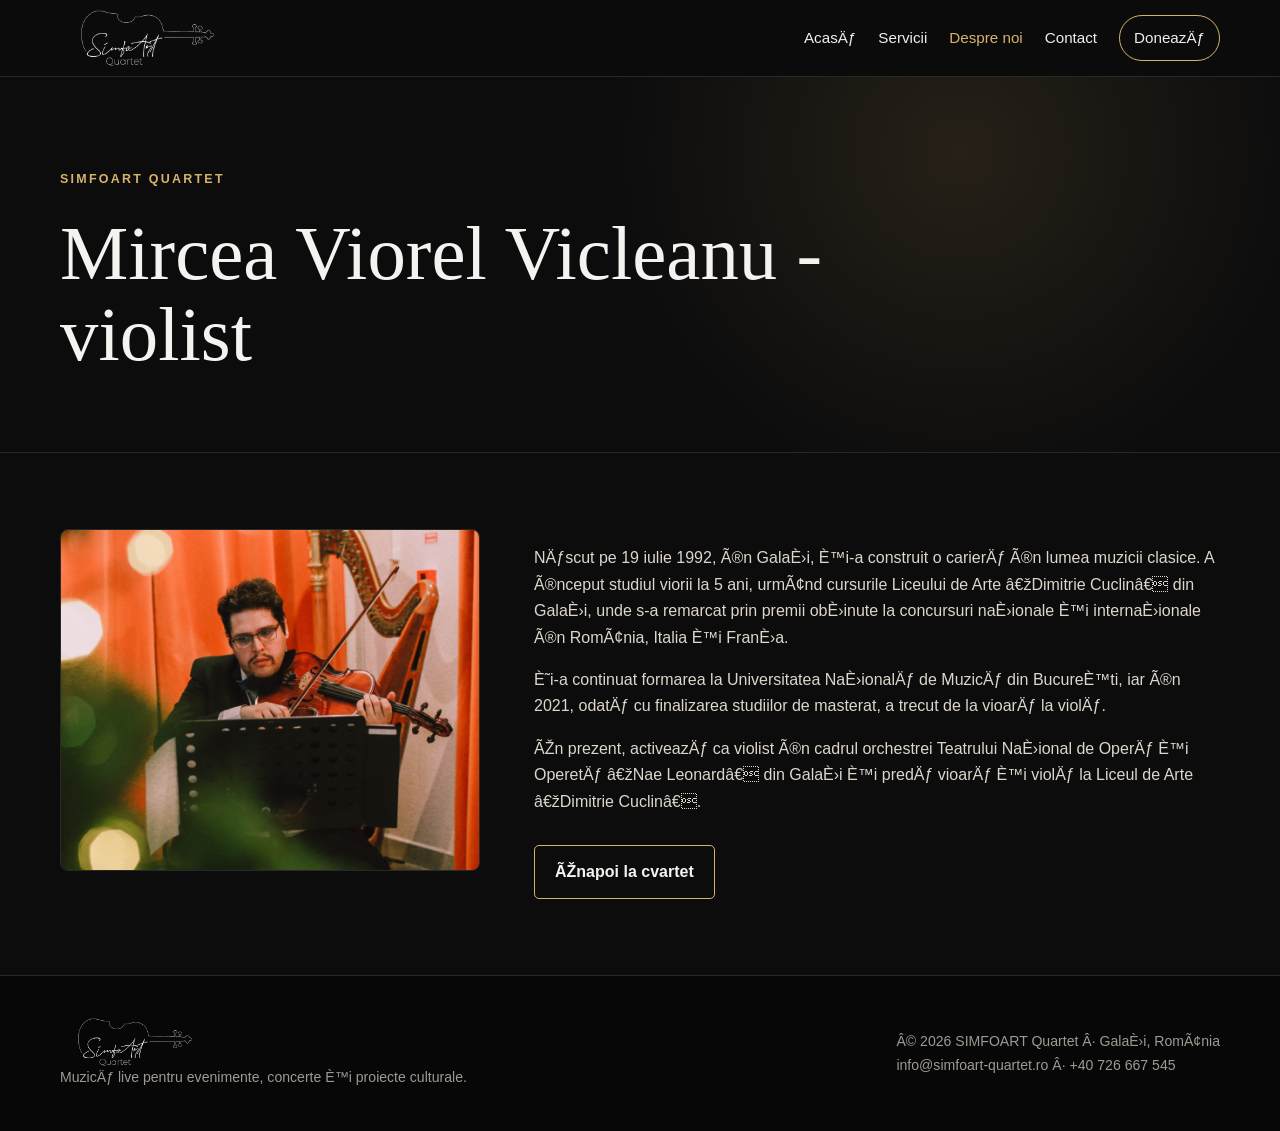
<file: mircea-viorel-vicleanu/index.html>
﻿<!doctype html><html lang="ro"><head><meta charset="utf-8"><meta name="viewport" content="width=device-width,initial-scale=1"><title>Mircea Viorel Vicleanu - violist | SIMFOART Quartet</title><meta name="description" content="Mircea Viorel Vicleanu - violist â€“ membru SIMFOART Quartet."><link rel="canonical" href="https://simfoart.ro/mircea-viorel-vicleanu/"><meta property="og:title" content="Mircea Viorel Vicleanu - violist | SIMFOART Quartet"><meta property="og:description" content="Mircea Viorel Vicleanu - violist â€“ membru SIMFOART Quartet."><meta property="og:type" content="website"><meta property="og:url" content="https://simfoart.ro/mircea-viorel-vicleanu/"><meta property="og:image" content="/assets/images/mircea.jpeg"><link rel="stylesheet" href="/assets/css/style.css"><script type="application/ld+json">{"@context": "https://schema.org", "@type": "MusicGroup", "name": "SIMFOART Quartet", "url": "https://simfoart.ro", "genre": "Classical music / String quartet", "email": "info@simfoart-quartet.ro", "telephone": "+40 726 667 545", "areaServed": "Romania"}</script></head><body style="--hero:url('/assets/images/mircea.jpeg')"><header class="topbar"><div class="wrap nav"><a class="brand" href="/"><img src="/assets/images/logo.png" alt="SIMFOART Quartet"></a><button class="mobile-toggle" aria-label="Meniu">Meniu</button><nav class="menu"><a href="/" class=" ">AcasÄƒ</a><a href="/servicii/" class=" ">Servicii</a><a href="/despre-noi/" class="active ">Despre noi</a><a href="/contact/" class=" ">Contact</a><a href="/give/" class=" donate">DoneazÄƒ</a></nav></div></header><main><section class="page-hero"><div class="wrap"><div class="eyebrow">SIMFOART Quartet</div><h1>Mircea Viorel Vicleanu - violist</h1></div></section><section><div class="wrap profile"><img src="/assets/images/mircea.jpeg" alt="Mircea Viorel Vicleanu - violist"><div class="content"><p>NÄƒscut pe 19 iulie 1992, Ã®n GalaÈ›i, È™i-a construit o carierÄƒ Ã®n lumea muzicii clasice. A Ã®nceput studiul viorii la 5 ani, urmÃ¢nd cursurile Liceului de Arte â€žDimitrie Cuclinâ€ din GalaÈ›i, unde s-a remarcat prin premii obÈ›inute la concursuri naÈ›ionale È™i internaÈ›ionale Ã®n RomÃ¢nia, Italia È™i FranÈ›a.</p><p>È˜i-a continuat formarea la Universitatea NaÈ›ionalÄƒ de MuzicÄƒ din BucureÈ™ti, iar Ã®n 2021, odatÄƒ cu finalizarea studiilor de masterat, a trecut de la vioarÄƒ la violÄƒ.</p><p>ÃŽn prezent, activeazÄƒ ca violist Ã®n cadrul orchestrei Teatrului NaÈ›ional de OperÄƒ È™i OperetÄƒ â€žNae Leonardâ€ din GalaÈ›i È™i predÄƒ vioarÄƒ È™i violÄƒ la Liceul de Arte â€žDimitrie Cuclinâ€.</p><div class="actions"><a class="btn alt" href="/despre-noi/">ÃŽnapoi la cvartet</a></div></div></div></section></main><footer class="footer"><div class="wrap footer-inner"><div><img src="/assets/images/logo.png" alt="SIMFOART Quartet"><div class="small">MuzicÄƒ live pentru evenimente, concerte È™i proiecte culturale.</div></div><div class="small">Â© 2026 SIMFOART Quartet Â· GalaÈ›i, RomÃ¢nia<br>info@simfoart-quartet.ro Â· +40 726 667 545</div></div></footer><script src="/assets/js/site.js"></script></body></html>
</file>
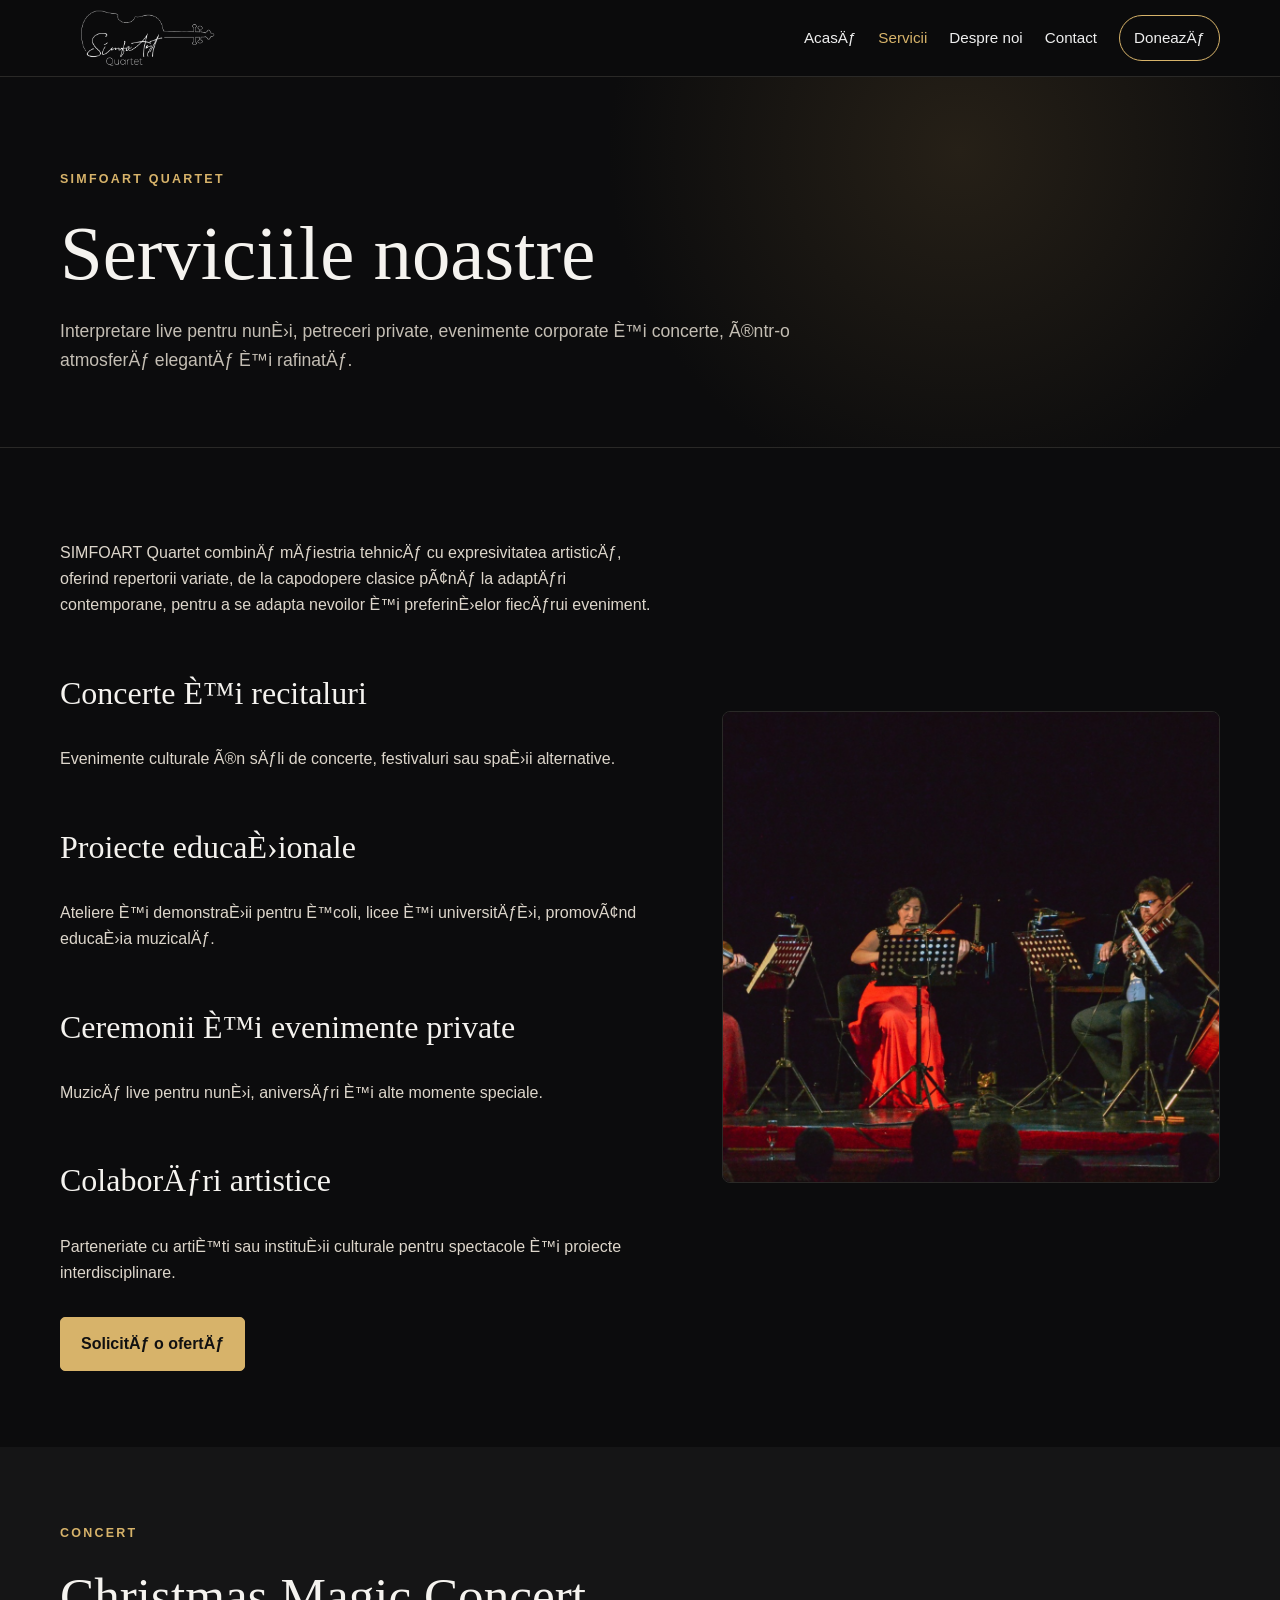
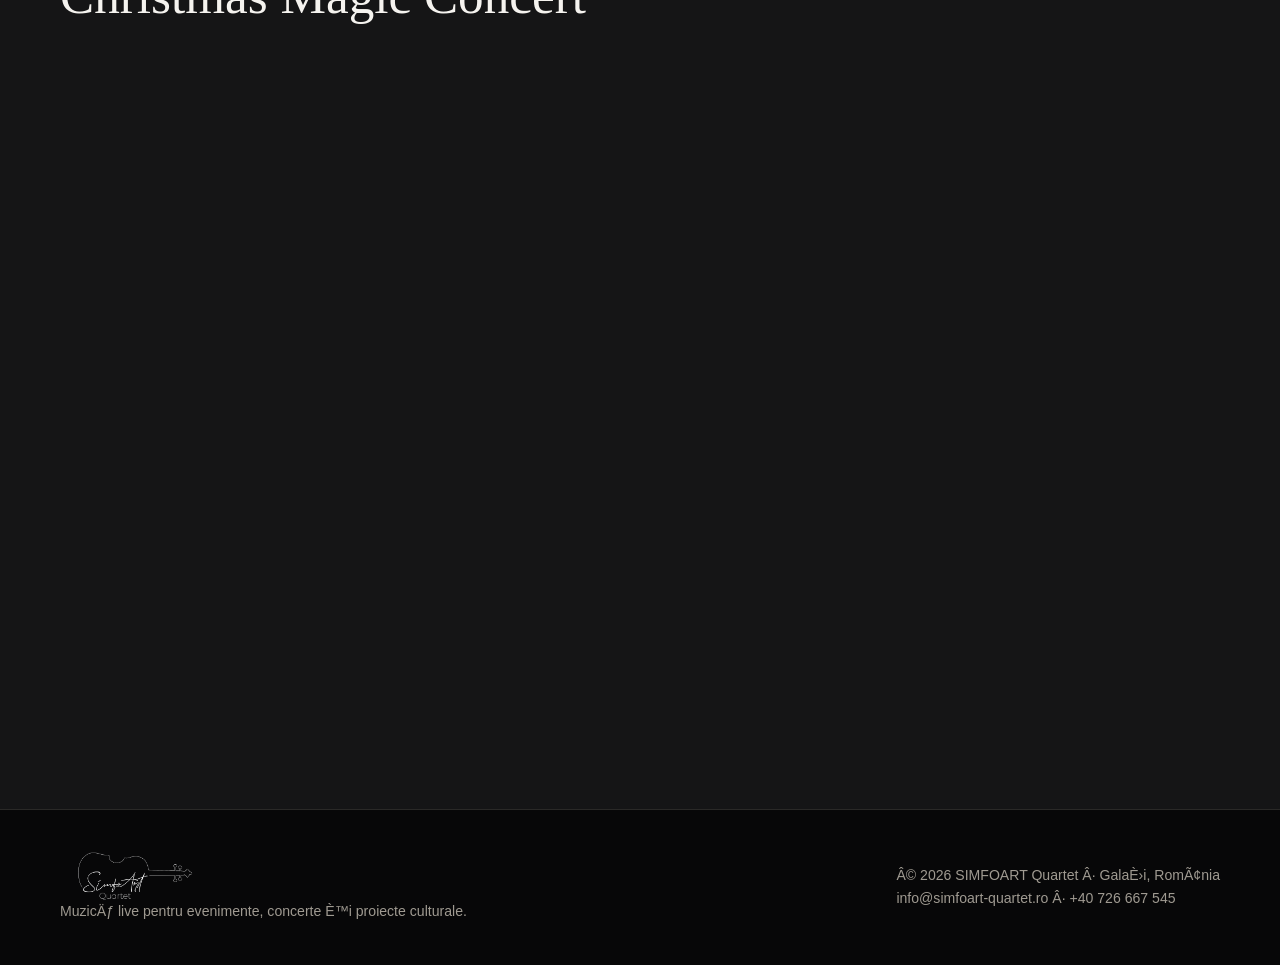
<file: servicii/index.html>
﻿<!doctype html><html lang="ro"><head><meta charset="utf-8"><meta name="viewport" content="width=device-width,initial-scale=1"><title>Servicii | SIMFOART Quartet</title><meta name="description" content="MuzicÄƒ live pentru nunÈ›i, evenimente private, corporate, concerte, recitaluri È™i proiecte educaÈ›ionale."><link rel="canonical" href="https://simfoart.ro/servicii/"><meta property="og:title" content="Servicii | SIMFOART Quartet"><meta property="og:description" content="MuzicÄƒ live pentru nunÈ›i, evenimente private, corporate, concerte, recitaluri È™i proiecte educaÈ›ionale."><meta property="og:type" content="website"><meta property="og:url" content="https://simfoart.ro/servicii/"><meta property="og:image" content="/assets/images/service.jpeg"><link rel="stylesheet" href="/assets/css/style.css"><script type="application/ld+json">{"@context": "https://schema.org", "@type": "MusicGroup", "name": "SIMFOART Quartet", "url": "https://simfoart.ro", "genre": "Classical music / String quartet", "email": "info@simfoart-quartet.ro", "telephone": "+40 726 667 545", "areaServed": "Romania"}</script></head><body style="--hero:url('/assets/images/service.jpeg')"><header class="topbar"><div class="wrap nav"><a class="brand" href="/"><img src="/assets/images/logo.png" alt="SIMFOART Quartet"></a><button class="mobile-toggle" aria-label="Meniu">Meniu</button><nav class="menu"><a href="/" class=" ">AcasÄƒ</a><a href="/servicii/" class="active ">Servicii</a><a href="/despre-noi/" class=" ">Despre noi</a><a href="/contact/" class=" ">Contact</a><a href="/give/" class=" donate">DoneazÄƒ</a></nav></div></header><main><section class="page-hero"><div class="wrap"><div class="eyebrow">SIMFOART Quartet</div><h1>Serviciile noastre</h1><p>Interpretare live pentru nunÈ›i, petreceri private, evenimente corporate È™i concerte, Ã®ntr-o atmosferÄƒ elegantÄƒ È™i rafinatÄƒ.</p></div></section><section><div class="wrap grid-2"><div class="content"><p>SIMFOART Quartet combinÄƒ mÄƒiestria tehnicÄƒ cu expresivitatea artisticÄƒ, oferind repertorii variate, de la capodopere clasice pÃ¢nÄƒ la adaptÄƒri contemporane, pentru a se adapta nevoilor È™i preferinÈ›elor fiecÄƒrui eveniment.</p><h2>Concerte È™i recitaluri</h2><p>Evenimente culturale Ã®n sÄƒli de concerte, festivaluri sau spaÈ›ii alternative.</p><h2>Proiecte educaÈ›ionale</h2><p>Ateliere È™i demonstraÈ›ii pentru È™coli, licee È™i universitÄƒÈ›i, promovÃ¢nd educaÈ›ia muzicalÄƒ.</p><h2>Ceremonii È™i evenimente private</h2><p>MuzicÄƒ live pentru nunÈ›i, aniversÄƒri È™i alte momente speciale.</p><h2>ColaborÄƒri artistice</h2><p>Parteneriate cu artiÈ™ti sau instituÈ›ii culturale pentru spectacole È™i proiecte interdisciplinare.</p><div class="actions"><a class="btn" href="/contact/">SolicitÄƒ o ofertÄƒ</a></div></div><div class="image-card"><img src="/assets/images/service.jpeg" alt="SIMFOART Quartet Ã®n recital"></div></div></section><section class="dark-section"><div class="wrap"><div class="section-head"><div class="eyebrow">Concert</div><h2>Christmas Magic Concert</h2></div><iframe class="video" src="https://www.youtube.com/embed/videoseries?list=PLu6caS1OGWLCjyTRIpP3x1uTBHUmEoSyF" title="Christmas Magic Concert" allowfullscreen></iframe></div></section></main><footer class="footer"><div class="wrap footer-inner"><div><img src="/assets/images/logo.png" alt="SIMFOART Quartet"><div class="small">MuzicÄƒ live pentru evenimente, concerte È™i proiecte culturale.</div></div><div class="small">Â© 2026 SIMFOART Quartet Â· GalaÈ›i, RomÃ¢nia<br>info@simfoart-quartet.ro Â· +40 726 667 545</div></div></footer><script src="/assets/js/site.js"></script></body></html>
</file>
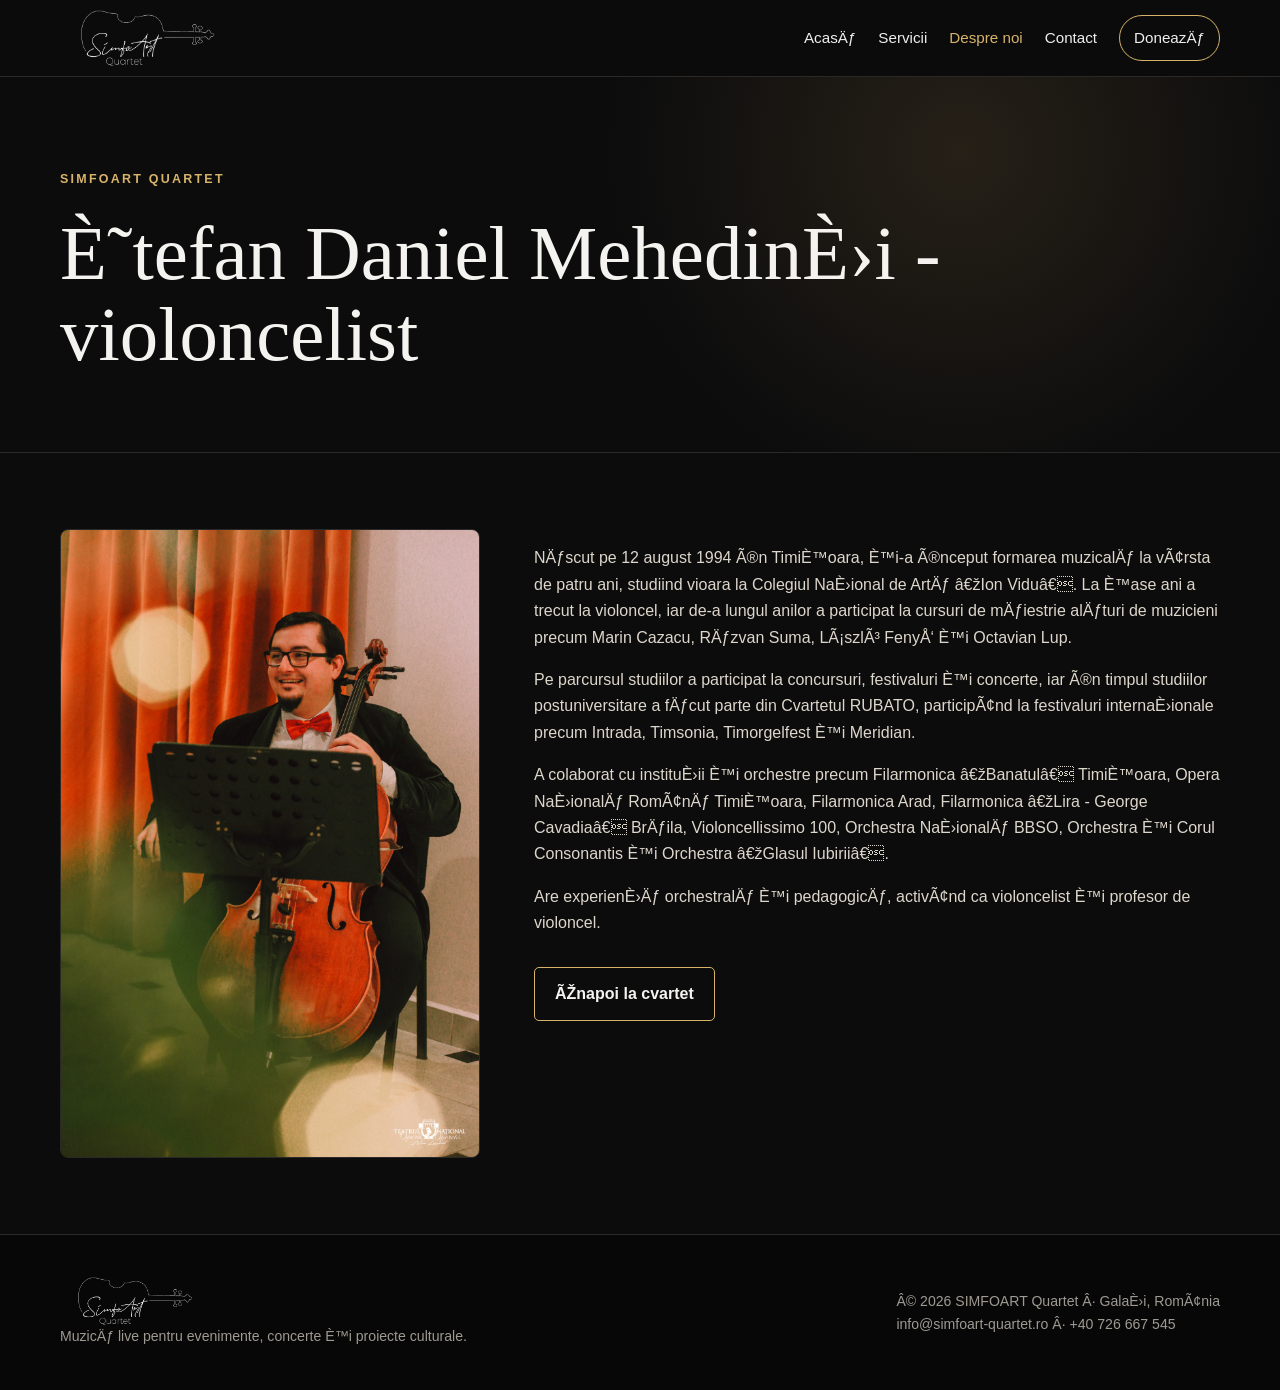
<file: stefan-daniel-mehedinti/index.html>
﻿<!doctype html><html lang="ro"><head><meta charset="utf-8"><meta name="viewport" content="width=device-width,initial-scale=1"><title>È˜tefan Daniel MehedinÈ›i - violoncelist | SIMFOART Quartet</title><meta name="description" content="È˜tefan Daniel MehedinÈ›i - violoncelist â€“ membru SIMFOART Quartet."><link rel="canonical" href="https://simfoart.ro/stefan-daniel-mehedinti/"><meta property="og:title" content="È˜tefan Daniel MehedinÈ›i - violoncelist | SIMFOART Quartet"><meta property="og:description" content="È˜tefan Daniel MehedinÈ›i - violoncelist â€“ membru SIMFOART Quartet."><meta property="og:type" content="website"><meta property="og:url" content="https://simfoart.ro/stefan-daniel-mehedinti/"><meta property="og:image" content="/assets/images/stefan.jpeg"><link rel="stylesheet" href="/assets/css/style.css"><script type="application/ld+json">{"@context": "https://schema.org", "@type": "MusicGroup", "name": "SIMFOART Quartet", "url": "https://simfoart.ro", "genre": "Classical music / String quartet", "email": "info@simfoart-quartet.ro", "telephone": "+40 726 667 545", "areaServed": "Romania"}</script></head><body style="--hero:url('/assets/images/stefan.jpeg')"><header class="topbar"><div class="wrap nav"><a class="brand" href="/"><img src="/assets/images/logo.png" alt="SIMFOART Quartet"></a><button class="mobile-toggle" aria-label="Meniu">Meniu</button><nav class="menu"><a href="/" class=" ">AcasÄƒ</a><a href="/servicii/" class=" ">Servicii</a><a href="/despre-noi/" class="active ">Despre noi</a><a href="/contact/" class=" ">Contact</a><a href="/give/" class=" donate">DoneazÄƒ</a></nav></div></header><main><section class="page-hero"><div class="wrap"><div class="eyebrow">SIMFOART Quartet</div><h1>È˜tefan Daniel MehedinÈ›i - violoncelist</h1></div></section><section><div class="wrap profile"><img src="/assets/images/stefan.jpeg" alt="È˜tefan Daniel MehedinÈ›i - violoncelist"><div class="content"><p>NÄƒscut pe 12 august 1994 Ã®n TimiÈ™oara, È™i-a Ã®nceput formarea muzicalÄƒ la vÃ¢rsta de patru ani, studiind vioara la Colegiul NaÈ›ional de ArtÄƒ â€žIon Viduâ€. La È™ase ani a trecut la violoncel, iar de-a lungul anilor a participat la cursuri de mÄƒiestrie alÄƒturi de muzicieni precum Marin Cazacu, RÄƒzvan Suma, LÃ¡szlÃ³ FenyÅ‘ È™i Octavian Lup.</p><p>Pe parcursul studiilor a participat la concursuri, festivaluri È™i concerte, iar Ã®n timpul studiilor postuniversitare a fÄƒcut parte din Cvartetul RUBATO, participÃ¢nd la festivaluri internaÈ›ionale precum Intrada, Timsonia, Timorgelfest È™i Meridian.</p><p>A colaborat cu instituÈ›ii È™i orchestre precum Filarmonica â€žBanatulâ€ TimiÈ™oara, Opera NaÈ›ionalÄƒ RomÃ¢nÄƒ TimiÈ™oara, Filarmonica Arad, Filarmonica â€žLira - George Cavadiaâ€ BrÄƒila, Violoncellissimo 100, Orchestra NaÈ›ionalÄƒ BBSO, Orchestra È™i Corul Consonantis È™i Orchestra â€žGlasul Iubiriiâ€.</p><p>Are experienÈ›Äƒ orchestralÄƒ È™i pedagogicÄƒ, activÃ¢nd ca violoncelist È™i profesor de violoncel.</p><div class="actions"><a class="btn alt" href="/despre-noi/">ÃŽnapoi la cvartet</a></div></div></div></section></main><footer class="footer"><div class="wrap footer-inner"><div><img src="/assets/images/logo.png" alt="SIMFOART Quartet"><div class="small">MuzicÄƒ live pentru evenimente, concerte È™i proiecte culturale.</div></div><div class="small">Â© 2026 SIMFOART Quartet Â· GalaÈ›i, RomÃ¢nia<br>info@simfoart-quartet.ro Â· +40 726 667 545</div></div></footer><script src="/assets/js/site.js"></script></body></html>
</file>
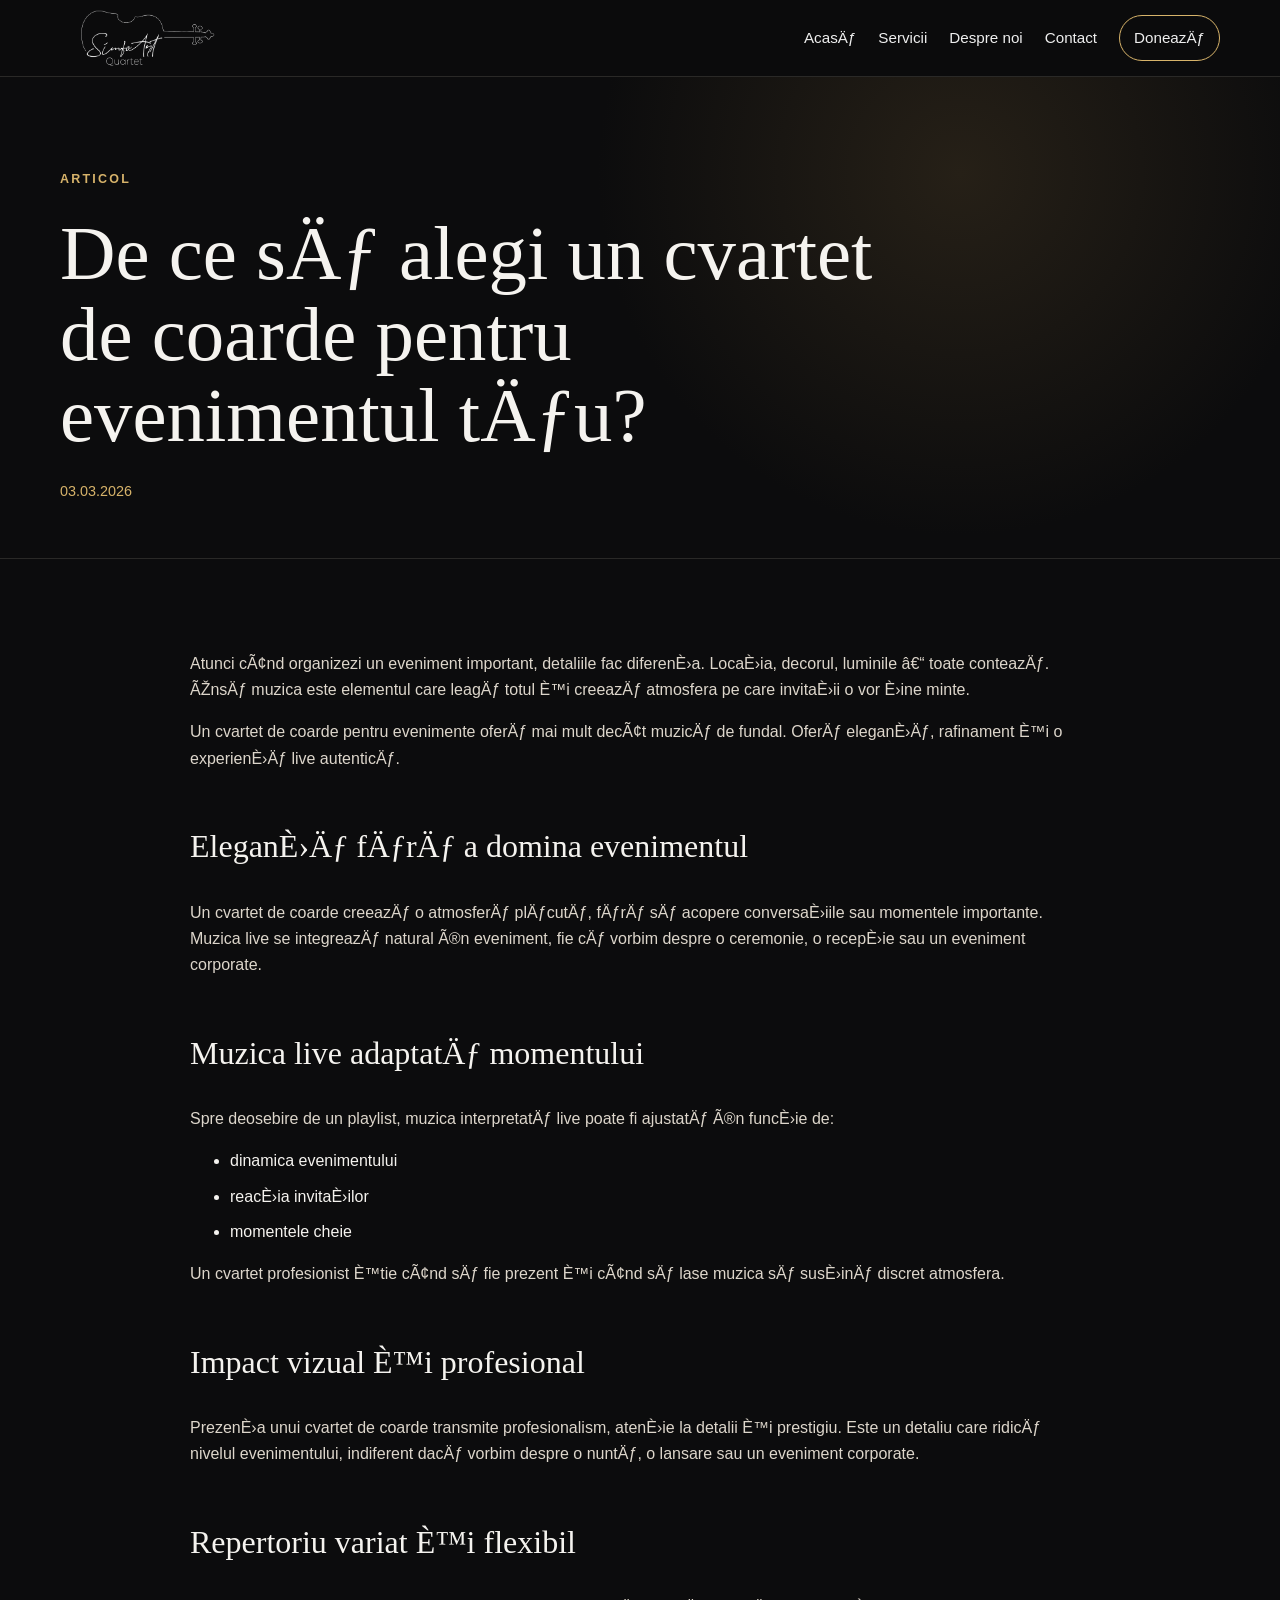
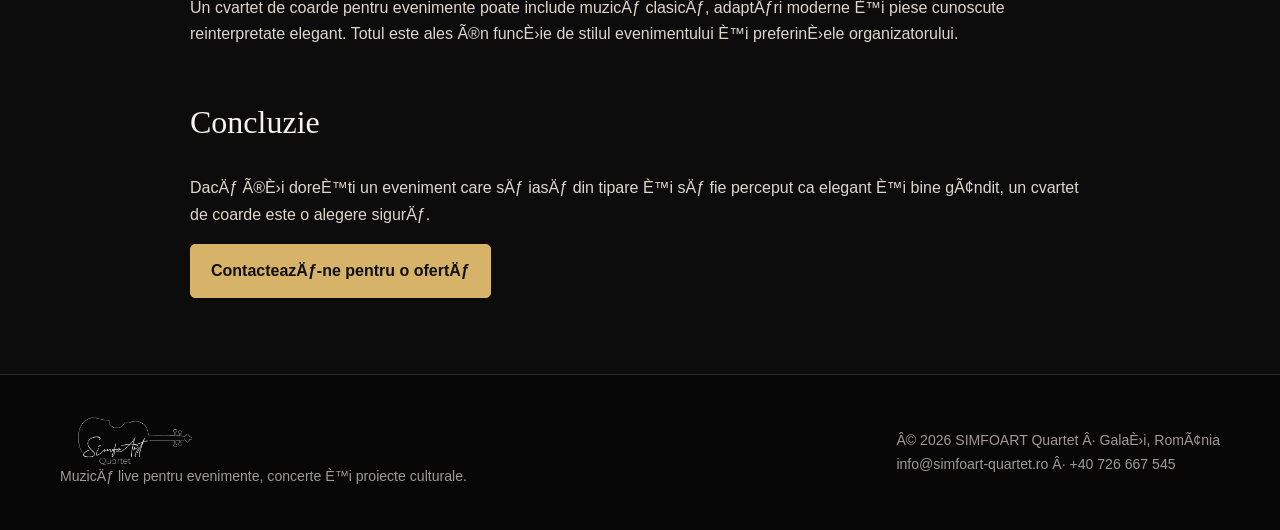
<file: l/cvartet-de-coarde/index.html>
﻿<!doctype html><html lang="ro"><head><meta charset="utf-8"><meta name="viewport" content="width=device-width,initial-scale=1"><title>Cvartet de coarde pentru evenimente | MuzicÄƒ live elegantÄƒ</title><meta name="description" content="De ce un cvartet de coarde aduce eleganÈ›Äƒ È™i rafinament unui eveniment."><link rel="canonical" href="https://simfoart.ro/l/cvartet-de-coarde/"><meta property="og:title" content="Cvartet de coarde pentru evenimente | MuzicÄƒ live elegantÄƒ"><meta property="og:description" content="De ce un cvartet de coarde aduce eleganÈ›Äƒ È™i rafinament unui eveniment."><meta property="og:type" content="website"><meta property="og:url" content="https://simfoart.ro/l/cvartet-de-coarde/"><meta property="og:image" content="/assets/images/service.jpeg"><link rel="stylesheet" href="/assets/css/style.css"><script type="application/ld+json">{"@context": "https://schema.org", "@type": "MusicGroup", "name": "SIMFOART Quartet", "url": "https://simfoart.ro", "genre": "Classical music / String quartet", "email": "info@simfoart-quartet.ro", "telephone": "+40 726 667 545", "areaServed": "Romania"}</script></head><body style="--hero:url('/assets/images/service.jpeg')"><header class="topbar"><div class="wrap nav"><a class="brand" href="/"><img src="/assets/images/logo.png" alt="SIMFOART Quartet"></a><button class="mobile-toggle" aria-label="Meniu">Meniu</button><nav class="menu"><a href="/" class=" ">AcasÄƒ</a><a href="/servicii/" class=" ">Servicii</a><a href="/despre-noi/" class=" ">Despre noi</a><a href="/contact/" class=" ">Contact</a><a href="/give/" class=" donate">DoneazÄƒ</a></nav></div></header><main><section class="page-hero"><div class="wrap"><div class="eyebrow">Articol</div><h1>De ce sÄƒ alegi un cvartet de coarde pentru evenimentul tÄƒu?</h1><div class="article-meta">03.03.2026</div></div></section><section><article class="wrap content"><p>Atunci cÃ¢nd organizezi un eveniment important, detaliile fac diferenÈ›a. LocaÈ›ia, decorul, luminile â€“ toate conteazÄƒ. ÃŽnsÄƒ muzica este elementul care leagÄƒ totul È™i creeazÄƒ atmosfera pe care invitaÈ›ii o vor È›ine minte.</p><p>Un cvartet de coarde pentru evenimente oferÄƒ mai mult decÃ¢t muzicÄƒ de fundal. OferÄƒ eleganÈ›Äƒ, rafinament È™i o experienÈ›Äƒ live autenticÄƒ.</p><h2>EleganÈ›Äƒ fÄƒrÄƒ a domina evenimentul</h2><p>Un cvartet de coarde creeazÄƒ o atmosferÄƒ plÄƒcutÄƒ, fÄƒrÄƒ sÄƒ acopere conversaÈ›iile sau momentele importante. Muzica live se integreazÄƒ natural Ã®n eveniment, fie cÄƒ vorbim despre o ceremonie, o recepÈ›ie sau un eveniment corporate.</p><h2>Muzica live adaptatÄƒ momentului</h2><p>Spre deosebire de un playlist, muzica interpretatÄƒ live poate fi ajustatÄƒ Ã®n funcÈ›ie de:</p><ul class="article-list"><li>dinamica evenimentului</li><li>reacÈ›ia invitaÈ›ilor</li><li>momentele cheie</li></ul><p>Un cvartet profesionist È™tie cÃ¢nd sÄƒ fie prezent È™i cÃ¢nd sÄƒ lase muzica sÄƒ susÈ›inÄƒ discret atmosfera.</p><h2>Impact vizual È™i profesional</h2><p>PrezenÈ›a unui cvartet de coarde transmite profesionalism, atenÈ›ie la detalii È™i prestigiu. Este un detaliu care ridicÄƒ nivelul evenimentului, indiferent dacÄƒ vorbim despre o nuntÄƒ, o lansare sau un eveniment corporate.</p><h2>Repertoriu variat È™i flexibil</h2><p>Un cvartet de coarde pentru evenimente poate include muzicÄƒ clasicÄƒ, adaptÄƒri moderne È™i piese cunoscute reinterpretate elegant. Totul este ales Ã®n funcÈ›ie de stilul evenimentului È™i preferinÈ›ele organizatorului.</p><h2>Concluzie</h2><p>DacÄƒ Ã®È›i doreÈ™ti un eveniment care sÄƒ iasÄƒ din tipare È™i sÄƒ fie perceput ca elegant È™i bine gÃ¢ndit, un cvartet de coarde este o alegere sigurÄƒ.</p><a class="btn" href="/contact/">ContacteazÄƒ-ne pentru o ofertÄƒ</a></article></section></main><footer class="footer"><div class="wrap footer-inner"><div><img src="/assets/images/logo.png" alt="SIMFOART Quartet"><div class="small">MuzicÄƒ live pentru evenimente, concerte È™i proiecte culturale.</div></div><div class="small">Â© 2026 SIMFOART Quartet Â· GalaÈ›i, RomÃ¢nia<br>info@simfoart-quartet.ro Â· +40 726 667 545</div></div></footer><script src="/assets/js/site.js"></script></body></html>
</file>
<file: assets/css/style.css>
:root{--bg:#0c0c0d;--surface:#151516;--surface2:#1c1c1e;--text:#f5f3ef;--muted:#c4beb4;--gold:#d7b36a;--gold2:#a98443;--line:#2a2927;--max:1160px}
*{box-sizing:border-box}html{scroll-behavior:smooth}body{margin:0;background:var(--bg);color:var(--text);font-family:Inter,Segoe UI,Arial,sans-serif;line-height:1.65}a{color:inherit}img{max-width:100%;display:block}.wrap{width:min(var(--max),calc(100% - 36px));margin:auto}.topbar{position:sticky;top:0;z-index:50;background:rgba(12,12,13,.94);backdrop-filter:blur(12px);border-bottom:1px solid var(--line)}.nav{height:76px;display:flex;align-items:center;justify-content:space-between;gap:24px}.brand img{width:175px;height:58px;object-fit:contain}.menu{display:flex;gap:22px;align-items:center}.menu a{text-decoration:none;color:#eee;font-size:.95rem}.menu a:hover,.menu a.active{color:var(--gold)}.donate{border:1px solid var(--gold);padding:9px 14px;border-radius:999px}.mobile-toggle{display:none;background:none;color:white;border:1px solid var(--line);padding:8px 12px;border-radius:8px}.hero{min-height:72vh;display:grid;align-items:end;background:linear-gradient(90deg,rgba(0,0,0,.82),rgba(0,0,0,.34)),var(--hero) center/cover no-repeat;padding:90px 0}.eyebrow{letter-spacing:.18em;text-transform:uppercase;color:var(--gold);font-size:.78rem;font-weight:700}.hero h1,.page-hero h1{font-family:Georgia,'Times New Roman',serif;font-weight:500;line-height:1.06;margin:.3em 0;font-size:clamp(2.7rem,6vw,5.8rem);max-width:900px}.hero p{font-size:1.16rem;max-width:760px;color:#e4dfd6}.actions{display:flex;gap:12px;flex-wrap:wrap;margin-top:30px}.btn{display:inline-block;text-decoration:none;padding:13px 20px;border-radius:5px;border:1px solid var(--gold);background:var(--gold);color:#111;font-weight:700}.btn.alt{background:transparent;color:var(--text)}section{padding:76px 0}.section-head{max-width:780px;margin-bottom:34px}.section-head h2,.content h1,.content h2{font-family:Georgia,'Times New Roman',serif;font-weight:500}.section-head h2{font-size:clamp(2rem,4vw,3.4rem);margin:.2em 0}.section-head p,.muted{color:var(--muted)}.grid-2{display:grid;grid-template-columns:1.1fr .9fr;gap:54px;align-items:center}.image-card{border-radius:8px;overflow:hidden;border:1px solid var(--line);background:#111}.image-card img{width:100%;height:470px;object-fit:cover}.cards{display:grid;grid-template-columns:repeat(4,1fr);gap:16px}.card{background:var(--surface);border:1px solid var(--line);padding:26px;border-radius:8px}.card h3{margin-top:0;font-family:Georgia,serif;font-weight:500;color:var(--gold)}.dark-section{background:var(--surface)}.quote{font-family:Georgia,serif;font-size:1.65rem;line-height:1.45;border-left:3px solid var(--gold);padding-left:24px}.page-hero{padding:92px 0 54px;border-bottom:1px solid var(--line);background:radial-gradient(circle at 75% 20%,#262017 0,transparent 35%)}.page-hero p{max-width:760px;color:var(--muted);font-size:1.1rem}.content{max-width:900px}.content h1{font-size:2.8rem}.content h2{font-size:2rem;margin-top:1.5em}.content h3{color:var(--gold)}.content p{color:#ddd6cb}.profile{display:grid;grid-template-columns:minmax(260px,420px) 1fr;gap:54px;align-items:start}.profile img{width:100%;max-height:640px;object-fit:cover;border-radius:8px;border:1px solid var(--line)}.members{display:grid;grid-template-columns:repeat(4,1fr);gap:18px}.member{background:var(--surface);border:1px solid var(--line);border-radius:8px;overflow:hidden;text-decoration:none}.member img{width:100%;height:360px;object-fit:cover}.member .txt{padding:18px}.member strong{display:block;font-family:Georgia,serif;font-size:1.2rem}.member span{color:var(--muted);font-size:.9rem}.contact-grid{display:grid;grid-template-columns:.8fr 1.2fr;gap:50px}.contact-box{background:var(--surface);border:1px solid var(--line);padding:30px;border-radius:8px}.field{display:grid;gap:6px;margin-bottom:16px}.field label{font-size:.9rem;color:var(--muted)}input,textarea,select{width:100%;padding:12px 13px;background:#0f0f10;color:white;border:1px solid #343330;border-radius:5px;font:inherit}textarea{min-height:140px;resize:vertical}.notice{background:#1a1813;border:1px solid #4a3d24;padding:16px 18px;border-radius:6px;color:#e7d7b3}.video{aspect-ratio:16/9;width:100%;border:0;border-radius:8px}.footer{padding:42px 0;border-top:1px solid var(--line);background:#070708}.footer-inner{display:flex;justify-content:space-between;gap:30px;align-items:center}.footer img{width:150px}.small{font-size:.88rem;color:#9f9a91}.article-meta{color:var(--gold);font-size:.9rem}.bank{font-size:1.2rem;letter-spacing:.04em;padding:18px;background:#0d0d0e;border:1px dashed var(--gold2);border-radius:5px;word-break:break-word}.article-list li{margin:.55em 0}.hero-compact{--hero:var(--hero)}
@media(max-width:900px){.menu{display:none;position:absolute;top:76px;left:0;right:0;background:#0d0d0e;padding:18px 24px;border-bottom:1px solid var(--line);flex-direction:column;align-items:flex-start}.menu.open{display:flex}.mobile-toggle{display:block}.grid-2,.profile,.contact-grid{grid-template-columns:1fr}.cards,.members{grid-template-columns:repeat(2,1fr)}.hero{min-height:65vh}.image-card img{height:360px}}
@media(max-width:560px){.cards,.members{grid-template-columns:1fr}.member img{height:420px}.hero{padding:70px 0}.footer-inner{flex-direction:column;align-items:flex-start}.nav{height:68px}.brand img{width:145px}.menu{top:68px}}
</file>
